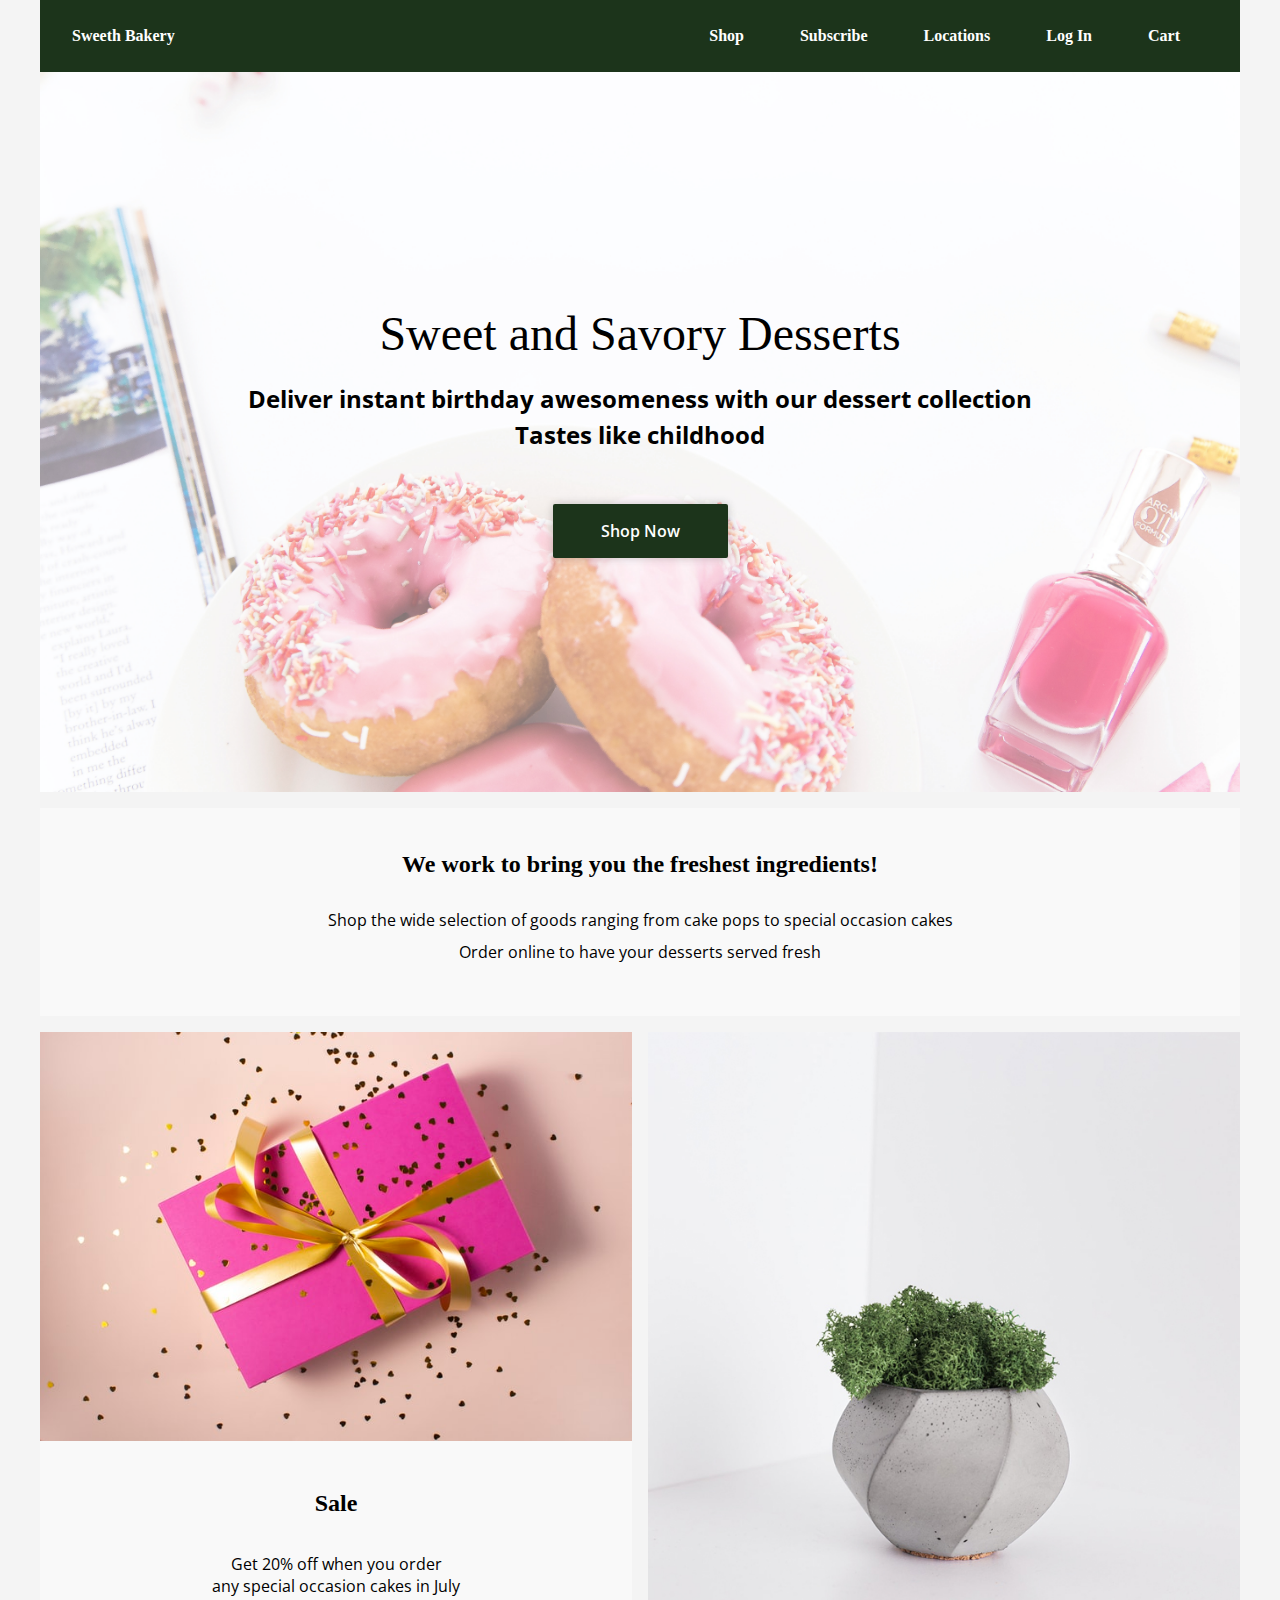
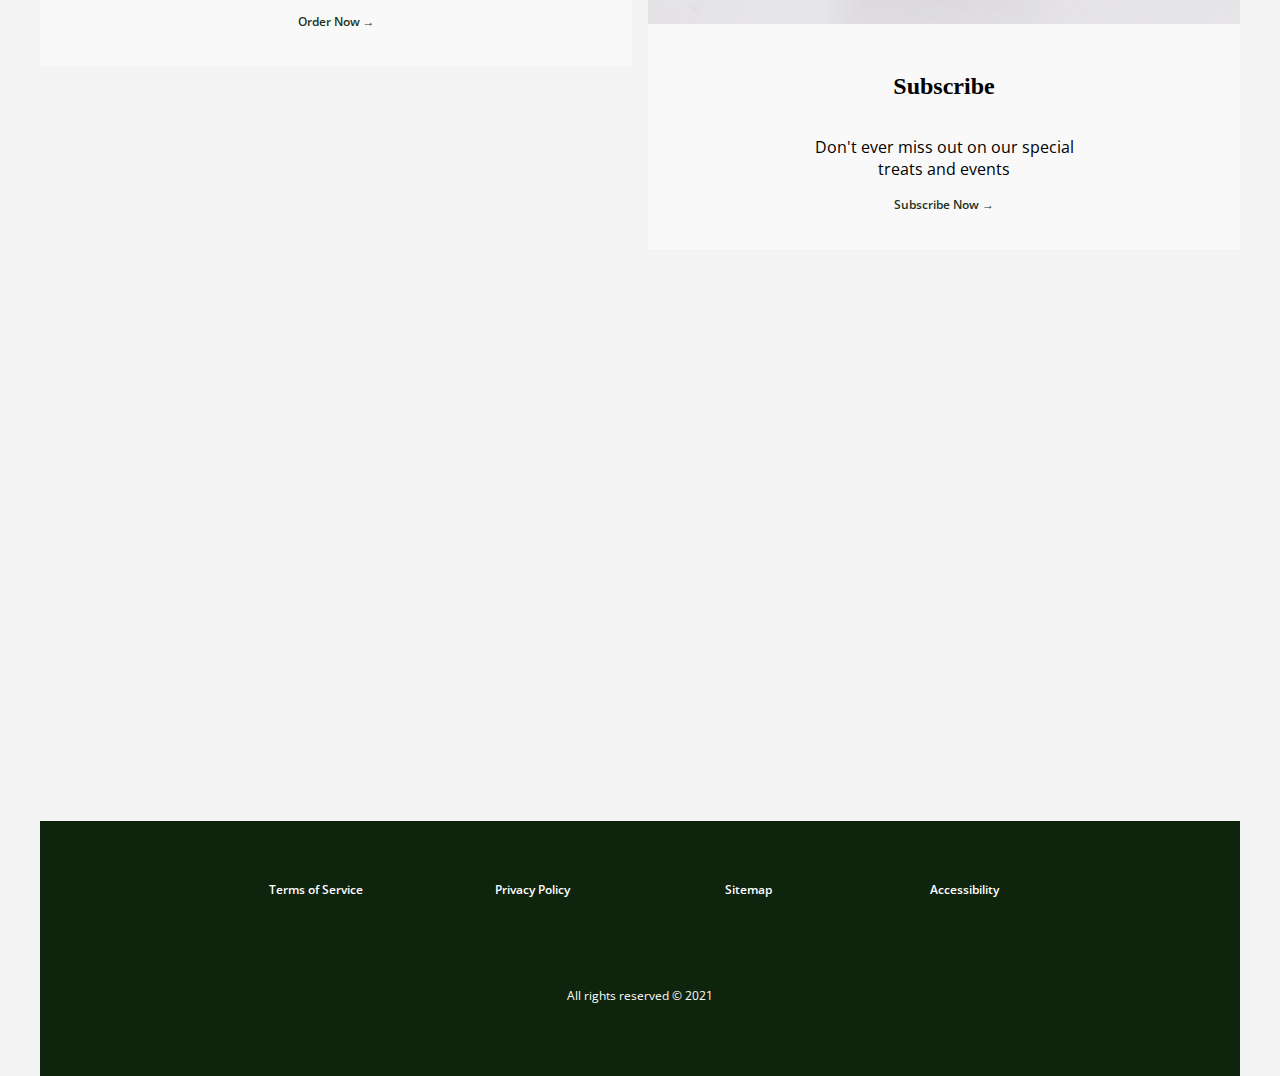
<file: lee.jenn/index.html>
<!DOCTYPE html>
<html lang="en">
<head>
	<meta charset="UTF-8">
	<meta name="viewport" content="width=device-width, initial-scale=1.0">
	
	<link rel="stylesheet" href="lib/css/styleguide.css">
	<link rel="stylesheet" href="css/storetheme.css">

	<!-- google fonts -->
	<link rel="preconnect" href="https://fonts.googleapis.com">
	<link rel="preconnect" href="https://fonts.gstatic.com" crossorigin>
	<link href="https://fonts.googleapis.com/css2?family=Josefin+Sans:wght@300;400;500&family=Open+Sans:wght@300;400;600&display=swap" rel="stylesheet">

	<!-- favicon -->
	<link rel="icon" href="img/cj_favicon.png" sizes="16x16">

	<title>Sweeth Bakery</title>
</head>
	

<body>

	<!-- h1 as logo and navigation -->
	<header class="navbar container">
		<div class="topnav display-flex flex-space-between">
			<div class="flex-none">
				<h1 class="logo">Sweeth Bakery</h1>
			</div>

			<nav class="flex-none nav">
				<ul class="container display-flex">
					<li><a href="#">Shop</a></li>
					<li><a href="#">Subscribe</a></li>
					<li><a href="#">Locations</a></li>
					<li><a href="#">Log In</a></li>
					<li><a href="#">Cart</a></li>
				</ul>
			</nav>
		</div> 
	</header>
	
	
	<!-- landing page main hero section -->
	<div class="hero container display-flex flex-justify-center flex-align-center margin-bottom">
		<!-- style="background-image:url(img/hero-1.jpg") -->
		<h1 class="hero-title">Sweet and Savory Desserts</h1>
		<h2 class="hero-description">Deliver instant birthday awesomeness with our dessert collection <br> Tastes like childhood</h2>
		<button class="cta">Shop Now</button>
	</div>


	<!-- company information -->
	<div class="description container margin-bottom">
		<h2 class= "description-title">We work to bring you the freshest ingredients!</h2>
		<p>Shop the wide selection of goods ranging from cake pops to special occasion cakes <br>Order online to have your desserts served fresh</p>
	</div>


	<!-- company details: promotions and sales -->
	<div class="detail display-flex container margin-bottom">
		<div class="discount main-card">
			<div class="promo-img-box">
				<img class="main-img" src="img/promo1.jpeg" alt="doughnut">
			</div>
			<h2>Sale</h2>
			<p class="promo-p">Get 20% off when you order <br>any special occasion cakes in July</p>
			<a href="#" class="inline-link">Order Now &rarr;</a>
		</div>

		<div class="subscribe main-card">
			<div class="promo-img-box">
				<img class="main-img" src="img/promo2.jpg" alt="doughnut">
			</div>
			<h2>Subscribe</h2>
			<p class="promo-p">Don't ever miss out on our special <br>treats and events</p>
			<a href="#" class="inline-link">Subscribe Now &rarr;</a>
		</div>
	</div>


	<!-- bakery items image -->
	<div class="view-window container margin-bottom" style="background-image:url(img/window.jpg")>
		<!-- image of cupcake -->
	</div>	


	<!-- footer -->
	<footer class="footer container display-flex">
		<div class="terms display-flex flex-justify-center">
			<a href="#" class="terms-link">Terms of Service</a>
			<a href="#" class="terms-link">Privacy Policy</a>
			<a href="#" class="terms-link">Sitemap</a>
			<a href="#" class="terms-link">Accessibility</a>
		</div>
		<p>All rights reserved &copy; 2021</p>
	</footer>

</body>


</html>
</file>
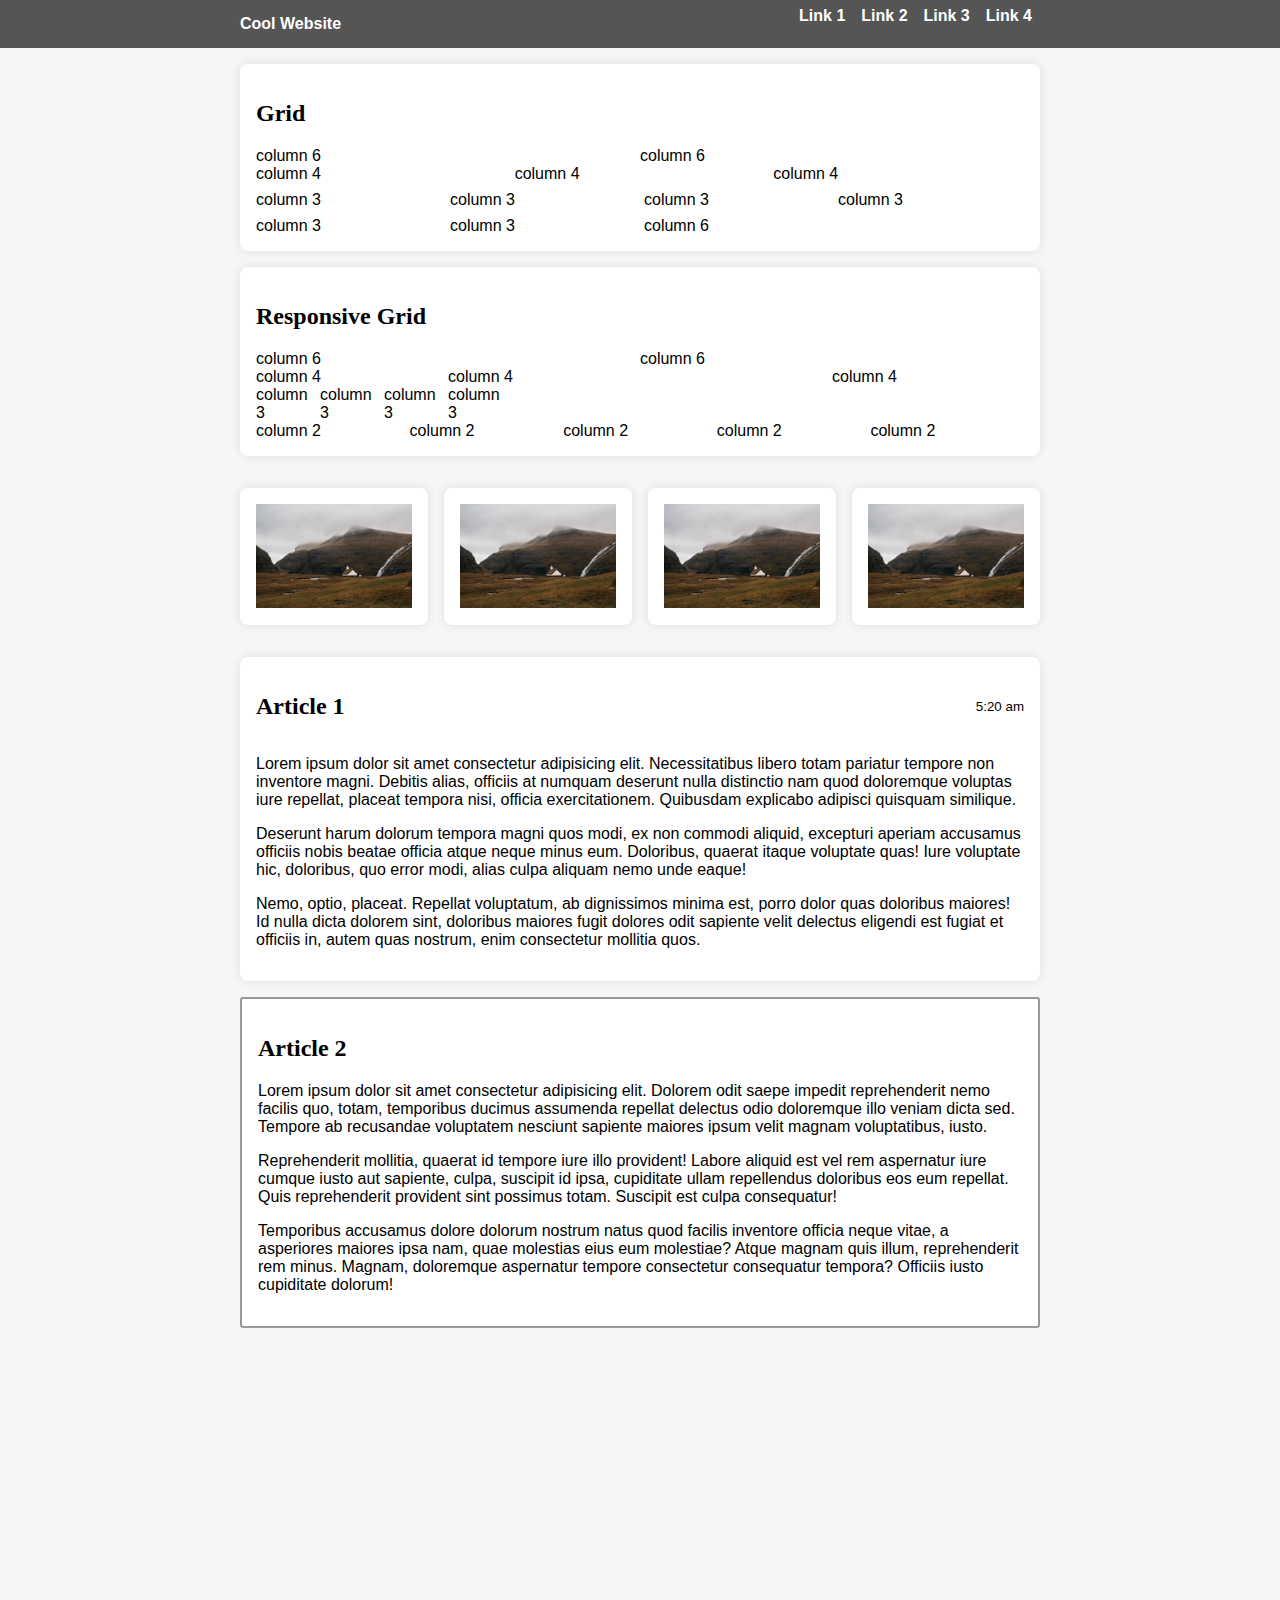
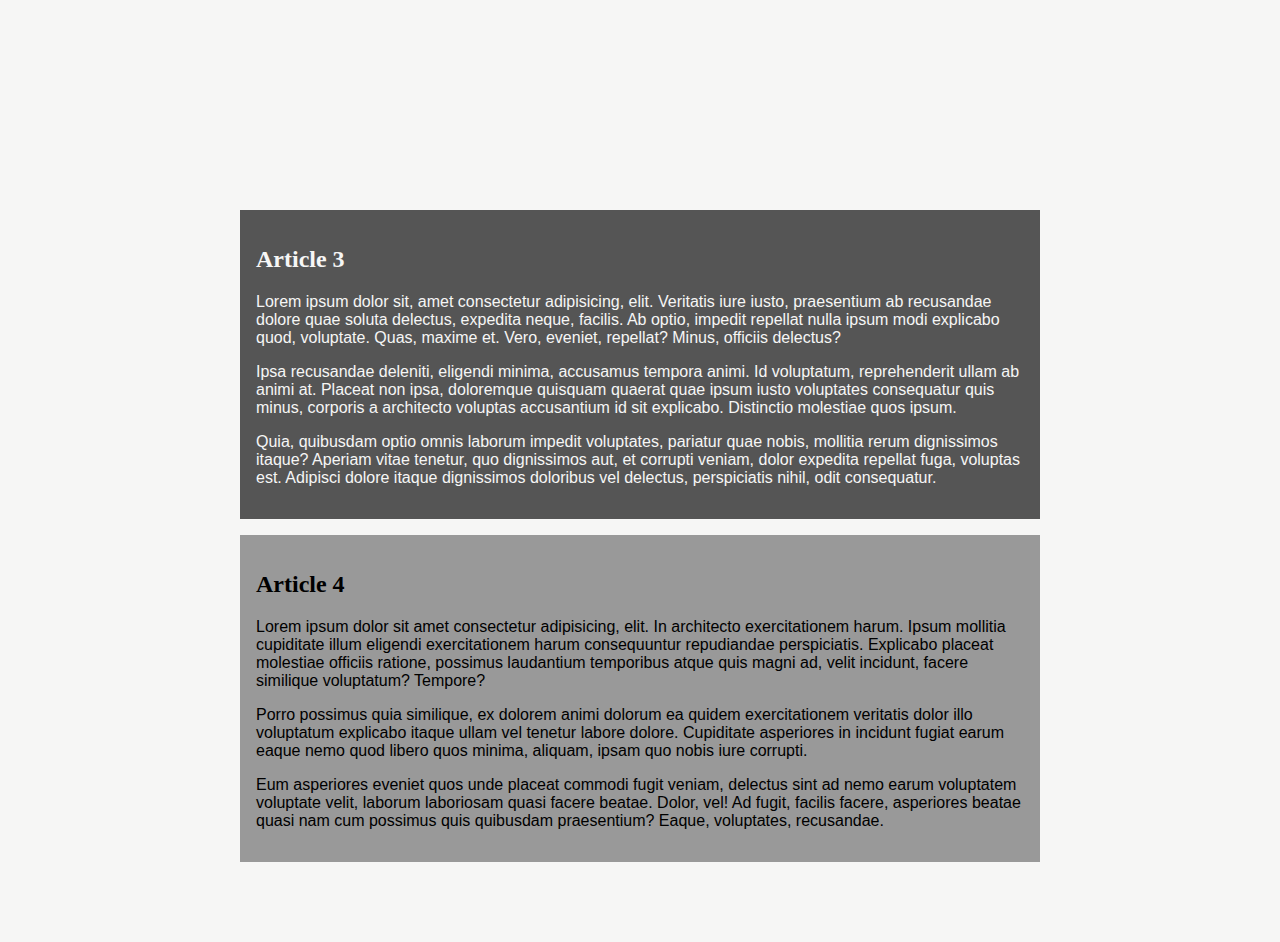
<file: shen.yunlei/inclasswork.html>
<!DOCTYPE html>
<html lang="en">
<head>
	<meta charset="UTF-8">
	<title>Cool Website</title>
	<meta name="viewport" content="width=device-width">

	<link rel="stylesheet" href="lib/CSS/styleguide_demo.css">
	<link rel="stylesheet" href="lib/CSS/gridsystem.css">
	<link rel="stylesheet" href="CSS/storetheme.css">
</head>
<body>
	<!-- header>h1+p -->
	<header class="navbar">

		
	
	<div class="container display-flex">
		<div class="flex-none">
			<h1>Cool Website</h1>
		</div>

		<div class="flex-stretch"></div>
		
		<nav class="flex-none nav">
			<ul class="container display-flex">
				<li><a href="#article1">Link 1</a></li>
				<li><a href="#article2">Link 2</a></li>
				<li><a href="#article3">Link 3</a></li>
				<li><a href="#article4">Link 4</a></li>
			</ul>
		</nav>
	</div>	
	</header>

		<div class="container">
			<div class="card soft">			
				<h2>Grid</h2>
				<div class="grid">
					<div class="col-xs-6">column 6</div>
					<div class="col-xs-6">column 6</div>
				</div>
				<div class="grid gap xs-small md-meduim">
					<div class="col-xs-4">column 4</div>
					<div class="col-xs-4">column 4</div>
					<div class="col-xs-4">column 4</div>

					<div class="col-xs-3">column 3</div>
					<div class="col-xs-3">column 3</div>
					<div class="col-xs-3">column 3</div>
					<div class="col-xs-3">column 3</div>

					<div class="col-xs-3">column 3</div>
					<div class="col-xs-3">column 3</div>
					<div class="col-xs-6">column 6</div>
				</div>


			</div>
		</div>

		<div class="container">
			<div class="card soft">			
				<h2>Responsive Grid</h2>
				<div class="grid">
					<div class="col-xs-12 col-md-6">column 6</div>
					<div class="col-xs-12 col-md-6">column 6</div>
				</div>
				<div class="grid">
					<div class="col-xs-12 col-md-4 col-xl-3">column 4</div>
					<div class="col-xs-12 col-md-4 col-xl-6">column 4</div>
					<div class="col-xs-12 col-md-4 col-xl-3">column 4</div>

					<div class="col-3">column 3</div>
					<div class="col-3">column 3</div>
					<div class="col-3">column 3</div>
					<div class="col-3">column 3</div>
				</div>
						
				<div class="grid ten">
					<div class="col-xs-2">column 2</div>
					<div class="col-xs-2">column 2</div>
					<div class="col-xs-2">column 2</div>
					<div class="col-xs-2">column 2</div>
					<div class="col-xs-2">column 2</div>
				</div>
			</div>
		</div>

		<div class="container">
			<div class="grid gap xs-small md-medium">
				<!-- .col-xs-6.col-md-3*4>.card>{Card} -->
				<div class="col-xs-6 col-md-3">
					<div class="card soft">
						<img src="img/mountain.jpg" alt="mountain" class="medium-image">
					</div>
				</div>
				<div class="col-xs-6 col-md-3">
					<div class="card soft">
						<img src="img/mountain.jpg" alt="mountain" class="medium-image">
					</div>
				</div>
				<div class="col-xs-6 col-md-3">
					<div class="card soft">
						<img src="img/mountain.jpg" alt="mountain" class="medium-image">
					</div>
				</div>
				<div class="col-xs-6 col-md-3">
					<div class="card soft">
						<img src="img/mountain.jpg" alt="mountain" class="medium-image">
					</div>
				</div>
			</div>
		</div>

	<!-- .container>article#article$.article*4>h2{Article $}+div.article-body>p*3>Lorem40 -->
	<div class="container">
		<article id="article1" class="article card soft">

			<div class="display-flex flex-align-center">
				<div class="flex-stretch">
					<h2>Article 1</h2>
				</div>
				<div class="flex-none">
					<small>5:20 am</small>
				</div>
			</div>
			<div class="article-body">
				<p>Lorem ipsum dolor sit amet consectetur adipisicing elit. Necessitatibus libero totam pariatur tempore non inventore magni. Debitis alias, officiis at numquam deserunt nulla distinctio nam quod doloremque voluptas iure repellat, placeat tempora nisi, officia exercitationem. Quibusdam explicabo adipisci quisquam similique.</p>
				<p>Deserunt harum dolorum tempora magni quos modi, ex non commodi aliquid, excepturi aperiam accusamus officiis nobis beatae officia atque neque minus eum. Doloribus, quaerat itaque voluptate quas! Iure voluptate hic, doloribus, quo error modi, alias culpa aliquam nemo unde eaque!</p>
				<p>Nemo, optio, placeat. Repellat voluptatum, ab dignissimos minima est, porro dolor quas doloribus maiores! Id nulla dicta dolorem sint, doloribus maiores fugit dolores odit sapiente velit delectus eligendi est fugiat et officiis in, autem quas nostrum, enim consectetur mollitia quos.</p>
			</div>
		</article>
		<article id="article2" class="article card hard">
			<h2>Article 2</h2>
			<div class="article-body">
				<p>Lorem ipsum dolor sit amet consectetur adipisicing elit. Dolorem odit saepe impedit reprehenderit nemo facilis quo, totam, temporibus ducimus assumenda repellat delectus odio doloremque illo veniam dicta sed. Tempore ab recusandae voluptatem nesciunt sapiente maiores ipsum velit magnam voluptatibus, iusto.</p>
				<p>Reprehenderit mollitia, quaerat id tempore iure illo provident! Labore aliquid est vel rem aspernatur iure cumque iusto aut sapiente, culpa, suscipit id ipsa, cupiditate ullam repellendus doloribus eos eum repellat. Quis reprehenderit provident sint possimus totam. Suscipit est culpa consequatur!</p>
				<p>Temporibus accusamus dolore dolorum nostrum natus quod facilis inventore officia neque vitae, a asperiores maiores ipsa nam, quae molestias eius eum molestiae? Atque magnam quis illum, reprehenderit rem minus. Magnam, doloremque aspernatur tempore consectetur consequatur tempora? Officiis iusto cupiditate dolorum!</p>
			</div>
		</article>
	</div>

	<div class="view-window" style="background-image: url('img/mountain.jpg');">
		
	</div>
	<div class="container">
		<article id="article3" class="article card dark">
			<h2>Article 3</h2>
			<div class="article-body">
				<p>Lorem ipsum dolor sit, amet consectetur adipisicing, elit. Veritatis iure iusto, praesentium ab recusandae dolore quae soluta delectus, expedita neque, facilis. Ab optio, impedit repellat nulla ipsum modi explicabo quod, voluptate. Quas, maxime et. Vero, eveniet, repellat? Minus, officiis delectus?</p>
				<p>Ipsa recusandae deleniti, eligendi minima, accusamus tempora animi. Id voluptatum, reprehenderit ullam ab animi at. Placeat non ipsa, doloremque quisquam quaerat quae ipsum iusto voluptates consequatur quis minus, corporis a architecto voluptas accusantium id sit explicabo. Distinctio molestiae quos ipsum.</p>
				<p>Quia, quibusdam optio omnis laborum impedit voluptates, pariatur quae nobis, mollitia rerum dignissimos itaque? Aperiam vitae tenetur, quo dignissimos aut, et corrupti veniam, dolor expedita repellat fuga, voluptas est. Adipisci dolore itaque dignissimos doloribus vel delectus, perspiciatis nihil, odit consequatur.</p>
			</div>
		</article>
		<article id="article4" class="article card medium">
			<h2>Article 4</h2>
			<div class="article-body">
				<p>Lorem ipsum dolor sit amet consectetur adipisicing, elit. In architecto exercitationem harum. Ipsum mollitia cupiditate illum eligendi exercitationem harum consequuntur repudiandae perspiciatis. Explicabo placeat molestiae officiis ratione, possimus laudantium temporibus atque quis magni ad, velit incidunt, facere similique voluptatum? Tempore?</p>
				<p>Porro possimus quia similique, ex dolorem animi dolorum ea quidem exercitationem veritatis dolor illo voluptatum explicabo itaque ullam vel tenetur labore dolore. Cupiditate asperiores in incidunt fugiat earum eaque nemo quod libero quos minima, aliquam, ipsam quo nobis iure corrupti.</p>
				<p>Eum asperiores eveniet quos unde placeat commodi fugit veniam, delectus sint ad nemo earum voluptatem voluptate velit, laborum laboriosam quasi facere beatae. Dolor, vel! Ad fugit, facilis facere, asperiores beatae quasi nam cum possimus quis quibusdam praesentium? Eaque, voluptates, recusandae.</p>
			</div>
		</article>
	</div>



</body>
</html>
</file>
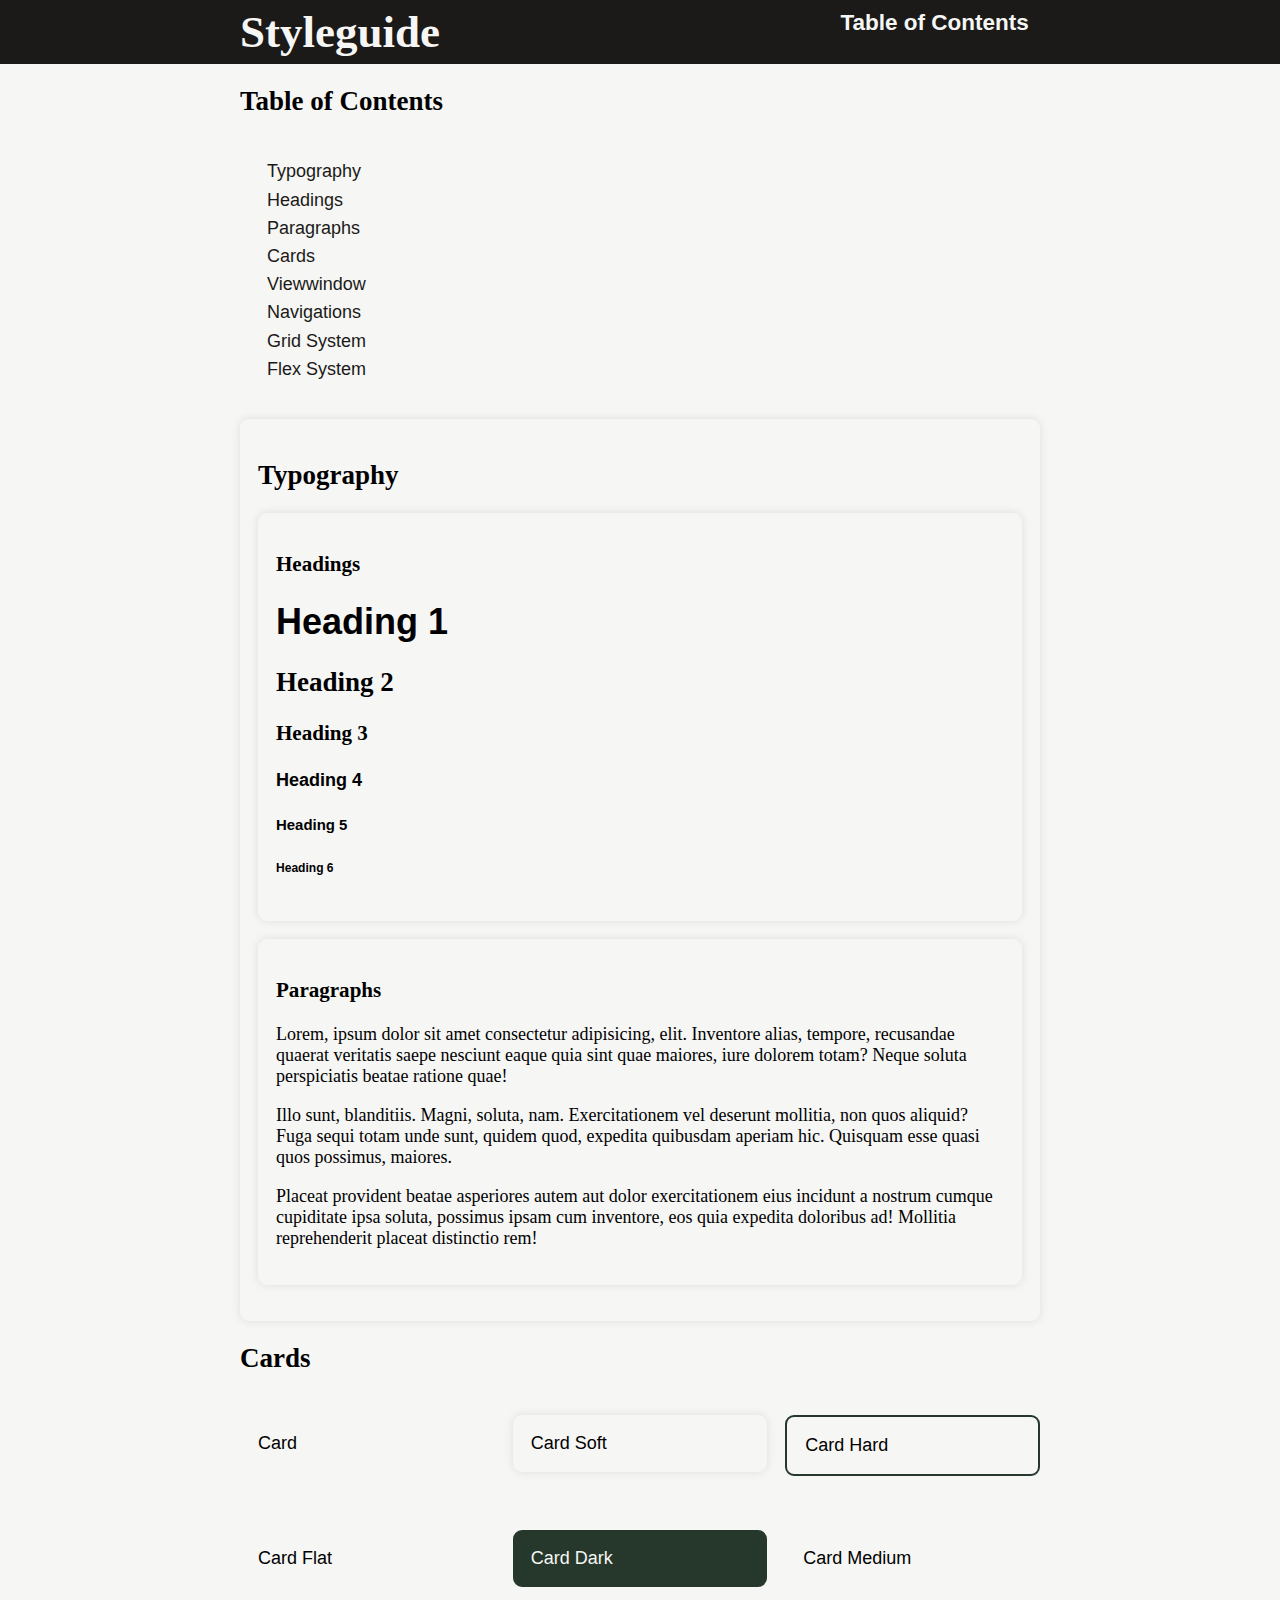
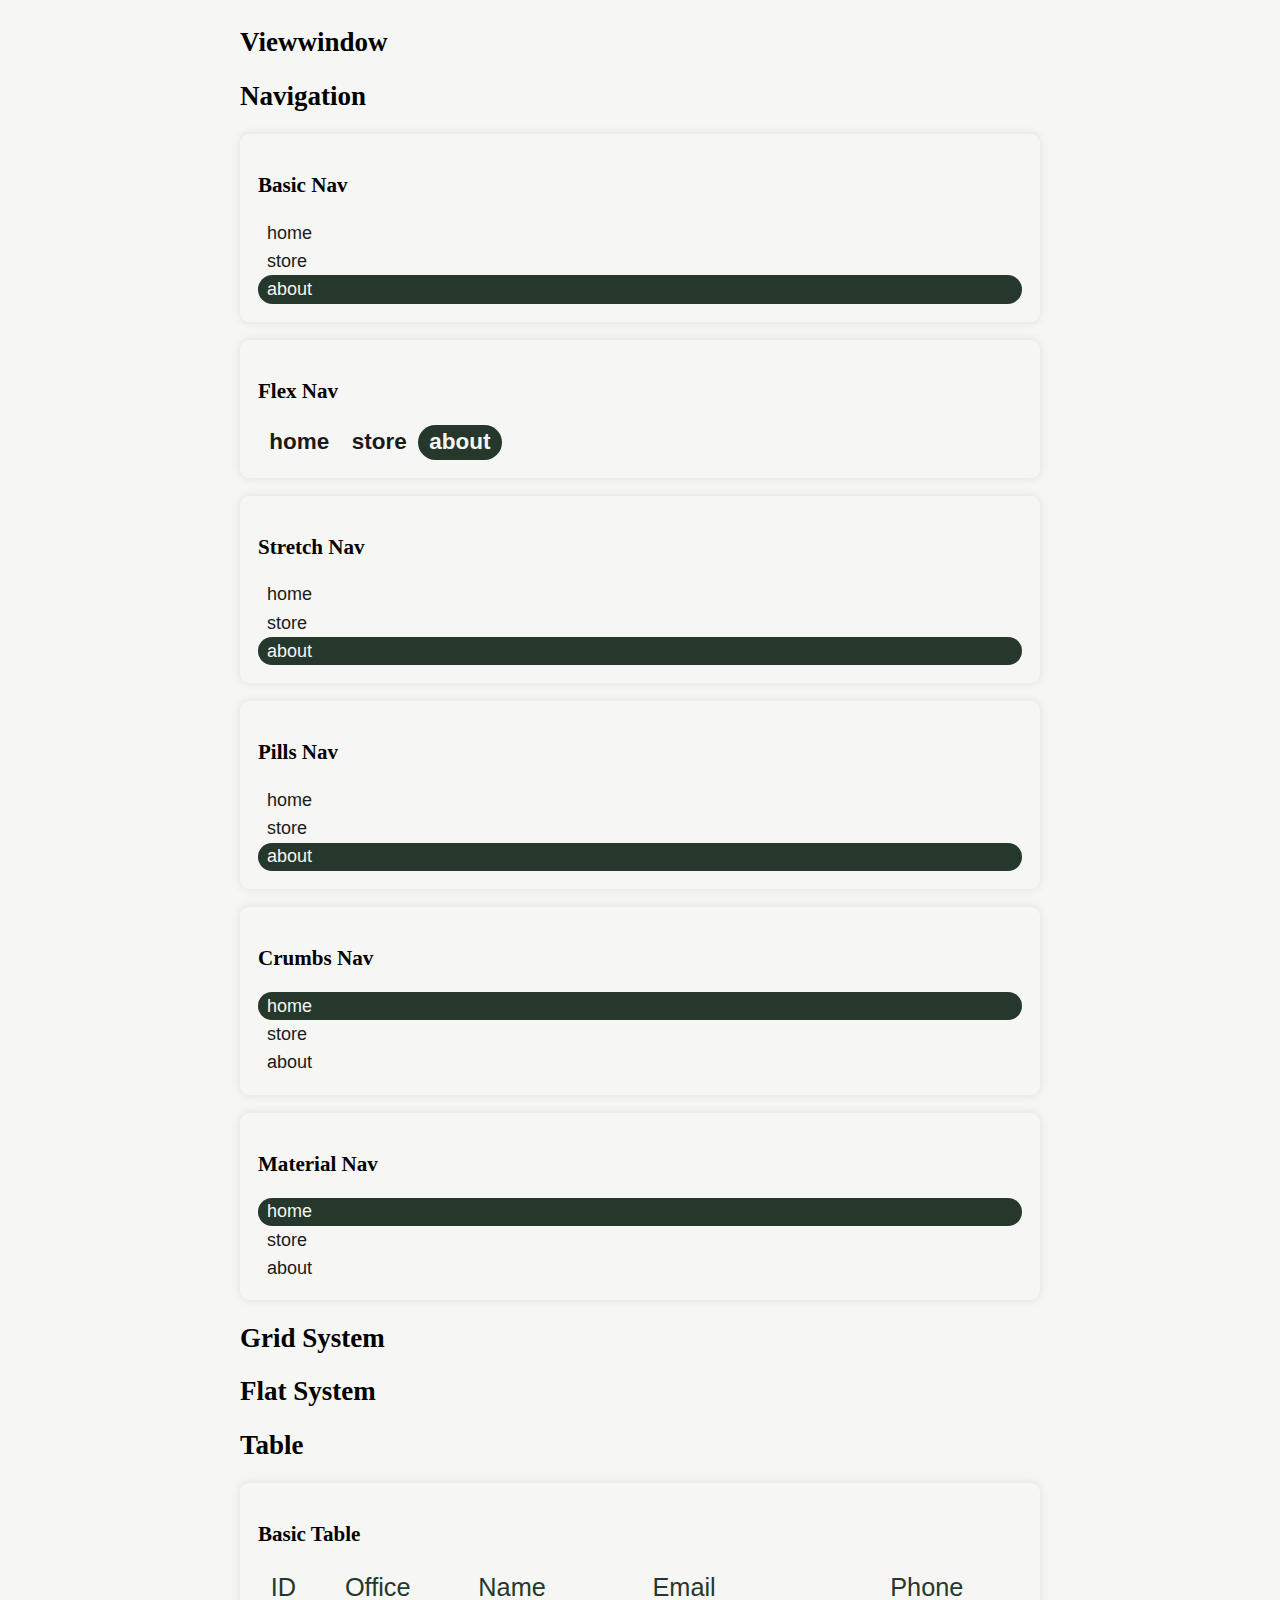
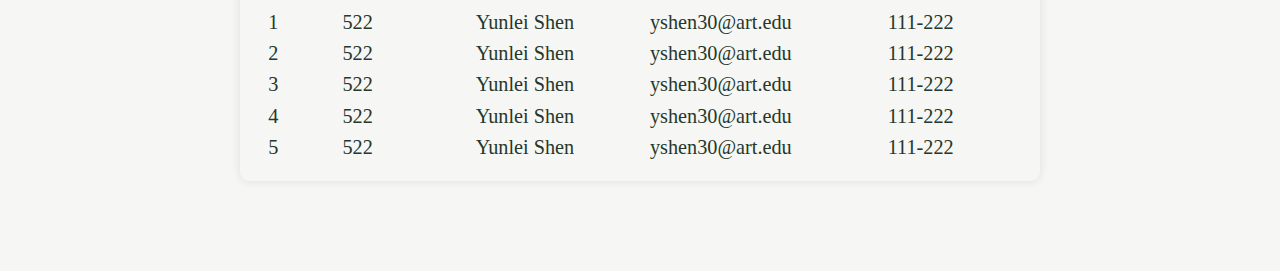
<file: shen.yunlei/styleguide/inclasswork.html>
<!DOCTYPE html>
<html lang="en">
<head>
	<meta charset="UTF-8">
	<title>CSS Styleguide</title>

	<meta name="viewport" content="width=device-width">

	<link rel="stylesheet" href="../lib/CSS/styleguide.css">
	<link rel="stylesheet" href="../lib/CSS/gridsystem.css">
	<link rel="stylesheet" href="../CSS/storetheme.css">

	<script src="http://code.jquery.com/jquery-3.2.1.min.js"></script>
</head>
<body>
	<!-- header>h1+p -->
	<header class="navbar">
	<div class="container display-flex">
		<div class="flex-none">
			<h1>Styleguide</h1>
		</div>

		<div class="flex-stretch"></div>
		
		<nav class="flex-none nav">
			<ul class="container display-flex" >
				<li><a href="#tableofcontents">Table of Contents</a></li>
			</ul>
		</nav>
	</div>	
	</header>
	

	<div class="container" id="tableofcontents">
		
		<h2>Table of Contents</h2>
		<div class="card">
			<nav class="nav">
				<ul>
					<li><a href="#typography">Typography</a></li>
					<ul>
					<li><a href="#headings">Headings</a></li>
					<li><a href="#paragraphs">Paragraphs</a></li>
					</ul>

					<li><a href="#cards">Cards</a></li>
					<li><a href="#viewwindow">Viewwindow</a></li>
					<li><a href="#navigations">Navigations</a></li>
					<li><a href="#gridsystem">Grid System</a></li>
					<li><a href="#flexsystem">Flex System</a></li>
				</ul>
			</nav>
		</div>
	</div>

	<div class="container" id="typography">
		<div class="card soft">
			<h2>Typography</h2>

			<div class="card soft" id="headings">

				<h3>Headings</h3>
				<h1>Heading 1</h1>
				<h2>Heading 2</h2>
				<h3>Heading 3</h3>
				<h4>Heading 4</h4>
				<h5>Heading 5</h5>
				<h6>Heading 6</h6>
			</div>

			<div class="card soft" id="paragraphs">
				<h3>Paragraphs</h3>
				<p>Lorem, ipsum dolor sit amet consectetur adipisicing, elit. Inventore alias, tempore, recusandae quaerat veritatis saepe nesciunt eaque quia sint quae maiores, iure dolorem totam? Neque soluta perspiciatis beatae ratione quae!</p>
				<p>Illo sunt, blanditiis. Magni, soluta, nam. Exercitationem vel deserunt mollitia, non quos aliquid? Fuga sequi totam unde sunt, quidem quod, expedita quibusdam aperiam hic. Quisquam esse quasi quos possimus, maiores.</p>
				<p>Placeat provident beatae asperiores autem aut dolor exercitationem eius incidunt a nostrum cumque cupiditate ipsa soluta, possimus ipsam cum inventore, eos quia expedita doloribus ad! Mollitia reprehenderit placeat distinctio rem!</p>

			</div>

		</div>
	</div>




	<div class="container">
		<h2>Cards</h2>
		<div class="grid gap">
			<div class="col-xs-12 col-md-4">
				<div class="card">Card</div>
			</div>
			<div class="col-xs-12 col-md-4">
				<div class="card soft">Card Soft</div>
			</div>
			<div class="col-xs-12 col-md-4">
				<div class="card hard">Card Hard</div>
			</div>
			<div class="col-xs-12 col-md-4">
				<div class="card flat">Card Flat</div>
			</div>
			<div class="col-xs-12 col-md-4">
				<div class="card dark">Card Dark</div>
			</div>
			<div class="col-xs-12 col-md-4">
				<div class="card med">Card Medium</div>
			</div>	
		</div>
	</div>




	<div class="container">
		<h2>Viewwindow</h2>
	</div>


	<div class="container" id="navigations">
		<h2>Navigation</h2>

		<script>
			const makeNav = (classes='')=>{
				const links = ['home','store','about'];
				let ran = Math.floor(Math.random()*links.length);
				document.write( `
				<div>
					<nav class="${classes}">
					 	<ul>
					 	${links.reduce((r,o,i)=>{
					 		return r+`<li class="${ran==i?'active':''}"><a href="#">${o}</a></li>`;
					 	},'')}
					 	</ul>
					 </nav> 


				</div>
				`);
			}
		</script>

		<div class="card soft">
			<h3>Basic Nav</h3>

			<script>makeNav(`nav`)</script>

			<!-- nav.nav>ul>li*4>a[href=#]>{link $} -->
			<!-- <nav class="nav"> 
			 	<ul>
			 		<li><a href="#">link 1</a></li>
			 		<li><a href="#">link 2</a></li>
			 		<li><a href="#">link 3</a></li>
			 		<li><a href="#">link 4</a></li>
			 	</ul>
			 </nav> -->
		</div>

		<div class="card soft">
			<h3>Flex Nav</h3>
			<script>makeNav(`nav nav-flex`)</script>

			<!-- nav.nav>ul>li*4>a[href=#]>{link $} -->
			<!-- <nav class="nav nav-flex">
			 	<ul>
			 		<li><a href="#">link 1</a></li>
			 		<li><a href="#">link 2</a></li>
			 		<li><a href="#">link 3</a></li>
			 		<li><a href="#">link 4</a></li>
			 	</ul>
			 </nav>  -->
		</div>

		<div class="card soft">
			<h3>Stretch Nav</h3>
			<script>makeNav(`nav nav-stretch`)</script>

			<!-- nav.nav>ul>li*4>a[href=#]>{link $} -->
			<!-- <nav class="nav nav-stretch">
			 	<ul>
			 		<li><a href="#">link 1</a></li>
			 		<li><a href="#">link 2</a></li>
			 		<li><a href="#">link 3</a></li>
			 		<li><a href="#">link 4</a></li>
			 	</ul>
			 </nav>  -->
		</div>

		<div class="card soft">
			<h3>Pills Nav</h3>
			<script>makeNav(`nav nav-pills`)</script>

			<!-- nav.nav>ul>li*4>a[href=#]>{link $} -->
			<!-- <nav class="nav nav-pills">
			 	<ul>
			 		<li><a href="#">link 1</a></li>
			 		<li><a href="#">link 2</a></li>
			 		<li><a href="#">link 3</a></li>
			 		<li><a href="#">link 4</a></li>
			 	</ul> -->
			 </nav> 
		</div>

		<div class="card soft">
			<h3>Crumbs Nav</h3>
			<script>makeNav(`nav nav-crumbs`)</script>
			 </nav> 
		</div>

		<div class="card soft">
			<h3>Material Nav</h3>
			<script>makeNav(`nav nav-material`)</script>
			 </nav> 
		</div>

		<!-- Fake Click -->
		<script>
			$("#navigations a").on("click",function(e){
				e.preventDefault();
				$(this).closest("li").addClass("active")
					.siblings().removeClass("active")
			})
		</script>
	</div>


	<div class="container">
		<h2>Grid System</h2>
	</div>


	<div class="container">
		<h2>Flat System</h2>
	</div>

	<script>
		const makeTable = (classes='') => {
			const head = ['ID','Office','Name','Email','Phone'];
			const body = [
			['522',"Yunlei Shen", 'yshen30@art.edu','111-222'],
			['522',"Yunlei Shen", 'yshen30@art.edu','111-222'],
			['522',"Yunlei Shen", 'yshen30@art.edu','111-222'],
			['522',"Yunlei Shen", 'yshen30@art.edu','111-222'],
			['522',"Yunlei Shen", 'yshen30@art.edu','111-222'],
			];

			//Let ran = Math.floor(Math.random()*links.length);
			document.write(`
			<table class="${classes}">
				<thead><tr>${head.reduce((r,o)=>r+`<th>${o}</th>`,'')}</tr></thead>
				<tbod>${body.reduce((r,o,i)=>r+
					`<tr>${
						[i+1,...o].reduce((r,o)=>r+`<td>${o}</td>`,'')
					}</tr>`,'')
				}</tbod>
			</table>
			`);
		}
	</script>

	<div class="container">
		<h2>Table</h2>

		<div class="card soft">
			<h3>Basic Table</h3>

			<script>makeTable("table")</script>
		</div>
	</div>



</body>
</html>
</file>
<file: lee.jenn/css/storetheme.css>
:root {
	--color-offwhite: #f4f4f4;
	--color-anchor: #206B55;
	--color-neutral-light: #F9F9F9;
	--color-neutral-medium: #F4F4F4;
}



body {
	background-color: var(--color-offwhite);
}


/***********************************LANDING page***********************************/
.cta-section {
	height: 70vh;
	background-image: url(../img/landing3.jpg);
	background-size: cover;
    background-position: center;
    justify-content: center;
    align-items: start;
    padding-left: 4em;
}


.cta-section a {
	font-weight: 400;
}

.cta-section a:hover {
	text-decoration: none;
}

.promo {
	width: auto;
	overflow: hidden;
	background-size: cover;
    background-position: center;
    height: 60vh;
    text-align: center;
    padding: 1em;
}

.promo-1 {
	background-image: url(../img/promo1.jpg);
}

.promo-2 {
	background-image: url(../img/promo2.jpg);
}

.promo-3 {
	background-image: url(../img/promo3.jpg);
}

.promo-4 {
	background-image: url(../img/promo4.jpg);
}

.promo .promo-anchor {
	color: var(--color-anchor);
}




/***********************************ABOUT page***********************************/
.about {
	justify-content: center;
	align-items: center;
}

.about p {
	width: 80%;
	padding: 1em;
}

.img-box img {
	height: 50vh;
	overflow: hidden;
}





/***********************************NAVIGATION ON TOP***********************************/
nav.nav.nav-crumbs.crumbs-opt {
    font-size: .75em;
}




/***********************************PRODUCT LIST***********************************/
form#product-search {
    background-color: #f0f0f0;
    border-radius: 2em;
    display: flex;
}

.hotdog-1 {
    display: flex;
    align-items: center;
}

.fa-search {
    color: #777;
    padding-left: .5em;
}

.fa, .fas {
    font-weight: 700;
    font-size: .85em;
}


.filter-button {
    background-color: var(--color-neutral-medium);
    border-radius: 2px;
    cursor: pointer;
    border: none;
    padding: .75em 1em;
    margin-right: 1em;
}

.filter-button:hover {
    background-color: #EDEDED;
}

.filternsort {
    justify-content: space-between;
    align-items: center;
}


.filternsort .sort {
    margin-bottom: 0;
}
.form-select.sort {
    margin-bottom: 0;
}



.product-list-title {
	justify-content: space-between;
	align-items: center;
}

.productlist a {
	text-decoration: none;
	font-weight: initial;
}


.product.figure img {
    height: 100%;
    object-fit: contain;
}

figure.figure.product {
	transition: all .3s;
}

figure.figure.product:hover {
    transform: translateY(-5px);
    box-shadow: 0 4px 10px rgba(0, 0, 0, 0.1);
}


/***********************************PRODUCT ITEM***********************************/
.pdp {
	margin-top: 1em;
	margin-bottom: 4em;
}

.pdp-quantity {
    background-color: var(--color-neutral-light);
    width: 50%;
    border-radius: 2px;
    padding: .5em 1em;
    margin-bottom: 1em;
}

.pdp-product-image {
	width: 100%;
	border-radius: 2px;
    overflow: hidden;
}

.pdp-detail {
    display: flex;
    flex-direction: column;
    justify-content: center;
    align-items: start;
    padding-left: 2em;
}


.images-main {
	border-radius: 3px;
    overflow: hidden;
}

.images-main img {
	width: 100%;
	height: auto;
	object-fit: contain;
	display: block;
	margin-bottom: .5em;
} 

.images-thumbs img{
	width: 8em;
	height: 8em;
	object-fit: contain;
	display: inline-block;
	border-radius: 3px;
    overflow: hidden;
}

.images-thumbs img:not(:last-child) {
	margin-right: .5em;
}

.images-thumbs:hover {
	cursor: pointer;
}

.product-description {
    margin-bottom: 2em;
}

.size-options {
    margin-bottom: 3.5em;
}

.form-select.cart-select-btn {
    padding: 0;
    font-size: 0.8em;
    margin-bottom: 2.5em;
    width: 120%;
}



a.btn-primary.button-style {
    text-decoration: none;
}


/*.card-section~.card-section {
    border-top: 1px solid var(--color-neutral-medium);
}
*/

/***********************************ADDED TO CART NOTIFICATION***********************************/
.item-added-to-cart {
	margin-top: 1em;
	border-radius: 3px;
}

.added-to-cart-after-action {
	margin-top: 2em;
}

.color-divide {
	color: var(--color-primary-light);
}





/***********************************CHECKOUT PAGE***********************************/
.shipping-info {
    padding: 1em;
}

.btn-pay {
    margin-top: 5em;
}

.summary-style {
    background-color: #f9f9f9;
    border-radius: 5px;
    box-shadow: 0 2px 5px rgb(0 0 0 / 10%);
}

.checkout {
	margin-top: 1em;
	margin-bottom: 4em;
}

.checkout-thumbnail-image {
    width: 100px;
    height: 100px;
    overflow: hidden;
}

.checkout-thumbnail-image img {
	width: 100%;
}

.checkout-thumbnail-text {
    margin-left: 2em;
}

.checkout-detail {
	padding-left: 2em;
	padding-top: 1em;
	padding-bottom: 1em;
	padding-right: 1em;
}

.checkout-button {
    display: flex;
    flex-direction: column;
    justify-content: center;
    align-items: start;
    padding: 1em;
    background-color: var(--color-neutral-light);
}

.btn-tertiary {
    border: none;
    background-color: transparent;
    color: var(--color-anchor);
    padding: 0;
}

.btn-tertiary:hover {
	text-decoration: underline;
	cursor: pointer;
}

.btn-checkout {

}

.btn-checkout:hover,
.btn-payment:hover,
.btn-to-home:hover {
	text-decoration: none;
}

.cart-item-details {
	
}

.cart-price-details {
	padding-left: 2em;
	padding-top: 1em;
	padding-right: 1em;
	padding-bottom: 1em;
	border-left: 1px solid #f0f0f0;
}

.images-thumbs-small img{
	width: 4em;
	height: 4em;
	margin-right: 1em;
	object-fit: contain;
	display: inline-block;
	border-radius: 3px;
    overflow: hidden;
}

.cart-delete {
	display: block;
	font-size: .8em;
	margin-top: .25em;
}

.checkout-box {
	justify-content: flex-end;
}

.btn-checkout {
    margin-top: 3em;
}

.empty-state {
    text-align: center;
    padding-top: 5em;
    color: var(--color-gray);
}

.state-hidden {
    display: none;
}

.empty_cart {
    text-align: center;
    padding-top: 2em;
}

/***********************************PAYMENT PAGE***********************************/
.payment {
	margin-top: 1em;
}

.payment-detail {
	padding: 1em;
}

.payment-button {
	padding: 2em;
	background-color: var(--color-neutral-light);
	text-align: center;
}

.btn-payment {
    align-self: start;
}

a.btn-payment {
    font-weight: 400;
}




/***********************************CONFIRMATION PAGE***********************************/
.confirm {
	text-align: center;
    padding-bottom: 10em;
}


a.link-to-admin {
    display: block;
    padding-top: 1em;
    text-decoration: underline;
}







/***********************************ADMIN LIST PAGE***********************************/
.save-change-container {
    margin: 0 auto;
    width: 80%;
}

input.form-button.save-change-btn {
    padding: .75em 3em;
}


.admin-list,
.admin-edit {
	margin-top: 1em;
}

.admin-figure {
    padding: 1em;
    justify-content: center;
    align-items: center;
    line-height: 2em;
}


.product-edit-btn {
    display: flex;
    flex-direction: column;
    justify-content: center;
    align-items: center;
}


.admin-save-btn {
	padding: 1em 5em;
	margin-top: 1em;
}



.admin-save-btn:hover {

}

.admin-delete-btn {
	border: none;
	background-color: transparent;
	color: var(--color-anchor);
}

.admin-delete-btn:hover {
	text-decoration: underline;
	cursor: pointer;
}





.menu-button label {
    display:  none;
}

/***********************************MEDIA QUERIES (LANDING PAGE)***********************************/
/*Breakpoint: 800px*/
@media only screen and (max-width: 50em) {
  .container {
  	padding: 0;
  }

  .cta-section {
    height: 50vh;
  }

  .cta-h1 {
  	font-size: 1.75em;
  }

  .promo {
  	height: 50vh;
  }

  .promo a {
  	object-fit: contain;
  }

  .promo-h3 {
  	font-size: 1.125em;
  	margin-top: .5em;
  	margin-bottom: .5em;
  }

  .promo-anchor {
  	font-size: .85em;
  }
}


/*Breakpoint: 700px*/
@media only screen and (max-width: 43.75em) {
  .cta-h1 {
  	font-size: 1.55em;
  }

  .promo {
  	height: 45vh;
  }

  .button-style {
  	padding: 0.75em 2em;
  }

  /*about*/
  .about {
  	align-items: center;
  }

  .img-box {
	text-align: center;	
    margin-top: 1.25em;
  }

  .img-box img {
  	background-position: right;
  	width: 100%;
  	height: auto;
  }

  .about p {
    width: 100%;
    padding: 1em;
    font-size: .8em;
   }

}



/*Breakpoint: 600px*/
@media only screen and (max-width: 43.75em) {
  .cta-section {
    height: 45vh;
  }

  .cta-h1 {
  	font-size: 1.25em;
  }

  .promo-h3 {
  	font-size: 1em;
  	margin-top: .5em;
  	margin-bottom: .5em;
  }

  .promo-section {
  	flex-direction: column;
  }

  .promo {
  	flex: none;
  	height: 55vh;
  	object-fit: fill;
  }

  .promo-1 {
  	background-size: cover;
  	background-position: bottom;
  }

  .promo-anchor {
  	font-size: .85em;
  }

  .button-style a {
  	font-size: .85em;
  }

  .filternsort {
    flex-direction: column;
  }

  .form-select.sort {
    margin-top: 1em;
  }

/*hamburger menu for smaller width screen*/
  .navbar .display-flex {
    flex-wrap: wrap;
  }

  .navbar .nav {
    width: 100%;
    display: none;
  }

  .navbar .nav-flex ul {
    display: block;
  }

  .menu-button label {
    display: block;
    padding: 0 .75em;
    font-size: 2em;
    cursor: pointer;
  }

  #menu:checked+.navbar .nav {
    display: block;
  }
}


/*Breakpoint: 550px*/
@media only screen and (max-width: 34.375em) {
  .cart-price-details {
    border-left: none;
  }

  .no-padding {
    padding-left: 0;
  }

  .payment {
  	flex-direction: column;
  }

  .payment-button {
  	background-color: var(--color-white);
  }




}




/*Breakpoint: 500px*/
@media only screen and (max-width: 31.25em) {
  .cta-section {
    height: 40vh;
    justify-content: center;
    align-items: center;
    background-image: linear-gradient(to right bottom, rgba(255, 255, 255, 0.85), rgba(255, 255, 255, 0.45)), url(../img/landing3.jpg);
    padding: 1em;
  }

  .cta-h1 {
  	font-size: 1.05em;
  }

  .button-style {
  	padding: 0.65em 1.75em;
  }

  .btn-shop-now {
    margin-top: 1em;
  }

  .promo {
  	height: 40vh;
  }

  .promo-1 {
  	background-position: center;
  }



}


/*Breakpoint: 400px*/
@media only screen and (max-width: 25em) {
.container.display-flex.navigation {
    display: flex;
}

}
</file>
<file: shen.yunlei/lib/CSS/gridsystem.css>
.grid{
	display: grid;
	grid-template-columns: repeat(12, 1fr);
}


.grid.gap{
	--grid-gap: 1em;
	gird-gap:var(--grid-gap) ;
	gap:var(--grid-gap) ;
}
	.grid.ten{
		grid-template-columns: repeat(10, 1fr);
	}




/* Extra Small */
@media(min-width: 0){
	.gap.xs-large{--grid-gap: 2em}
	.gap.xs-medium{--grid-gap: 1em}
	.gap.xs-small{--grid-gap: 0.5em}
	
	.col-xs-0{display: none; }
	.col-xs-1{ grid-column: span 1; }
	.col-xs-2{ grid-column: span 2; }
	.col-xs-3{ grid-column: span 3; }
	.col-xs-4{ grid-column: span 4; }
	.col-xs-5{ grid-column: span 5; }
	.col-xs-6{ grid-column: span 6; }
	.col-xs-7{ grid-column: span 7; }
	.col-xs-8{ grid-column: span 8; }
	.col-xs-9{ grid-column: span 9; }
	.col-xs-10{ grid-column: span 10; }
	.col-xs-11{ grid-column: span 11; }
	.col-xs-12{ grid-column: span 12; }
}

/* Small */
@media(min-width: 380px){
	.gap.sm-large{--grid-gap: 2em}
	.gap.sm-medium{--grid-gap: 1em}
	.gap.sm-small{--grid-gap: 0.5em}
	
	.col-sm-0{display: none; }
	.col-sm-1{ grid-column: span 1; }
	.col-sm-2{ grid-column: span 2; }
	.col-sm-3{ grid-column: span 3; }
	.col-sm-4{ grid-column: span 4; }
	.col-sm-5{ grid-column: span 5; }
	.col-sm-6{ grid-column: span 6; }
	.col-sm-7{ grid-column: span 7; }
	.col-sm-8{ grid-column: span 8; }
	.col-sm-9{ grid-column: span 9; }
	.col-sm-10{ grid-column: span 10; }
	.col-sm-11{ grid-column: span 11; }
	.col-sm-12{ grid-column: span 12; }
}


/* Medium */
@media(min-width: 550px){
	.gap.md-large{--grid-gap: 2em}
	.gap.md-medium{--grid-gap: 1em}
	.gap.md-small{--grid-gap: 0.5em}
	
	.col-md-0{display: none; }
	.col-md-1{ grid-column: span 1; }
	.col-md-2{ grid-column: span 2; }
	.col-md-3{ grid-column: span 3; }
	.col-md-4{ grid-column: span 4; }
	.col-md-5{ grid-column: span 5; }
	.col-md-6{ grid-column: span 6; }
	.col-md-7{ grid-column: span 7; }
	.col-md-8{ grid-column: span 8; }
	.col-md-9{ grid-column: span 9; }
	.col-md-10{ grid-column: span 10; }
	.col-md-11{ grid-column: span 11; }
	.col-md-12{ grid-column: span 12; }
}

/* Large */
@media(min-width: 900px){
	.gap.lg-large{--grid-gap: 2em}
	.gap.lg-medium{--grid-gap: 1em}
	.gap.lg-small{--grid-gap: 0.5em}
	
	.col-lg-0{display: none; }
	.col-lg-1{ grid-column: span 1; }
	.col-lg-2{ grid-column: span 2; }
	.col-lg-3{ grid-column: span 3; }
	.col-lg-4{ grid-column: span 4; }
	.col-lg-5{ grid-column: span 5; }
	.col-lg-6{ grid-column: span 6; }
	.col-lg-7{ grid-column: span 7; }
	.col-lg-8{ grid-column: span 8; }
	.col-lg-9{ grid-column: span 9; }
	.col-lg-10{ grid-column: span 10; }
	.col-lg-11{ grid-column: span 11; }
	.col-lg-12{ grid-column: span 12; }
}

/* Extra Large */
@media(min-width: 1200px){
	.gap.xl-large{--grid-gap: 2em}
	.gap.xl-medium{--grid-gap: 1em}
	.gap.xl-small{--grid-gap: 0.5em}
	
	.col-xl-0{display: none; }
	.col-xl-1{ grid-column: span 1; }
	.col-xl-2{ grid-column: span 2; }
	.col-xl-3{ grid-column: span 3; }
	.col-xl-4{ grid-column: span 4; }
	.col-xl-5{ grid-column: span 5; }
	.col-xl-6{ grid-column: span 6; }
	.col-xl-7{ grid-column: span 7; }
	.col-xl-8{ grid-column: span 8; }
	.col-xl-9{ grid-column: span 9; }
	.col-xl-10{ grid-column: span 10; }
	.col-xl-11{ grid-column: span 11; }
	.col-xl-12{ grid-column: span 12; }
}
</file>
<file: shen.yunlei/CSS/storetheme.css>
:root{
	--color-neutral-light: #F6F6F5;
	
	--color-orange-light: #FFF2E9;
	--color-orange-medium: #E9AB7E;
	--color-orange: #D85B00;
}
body{
	background-color: var(--color-neutral-light);
	padding-bottom: 4em;
}


.save label{
	transition: all 0.3s;
	display: inline-block;
	transform: scale(1,1);
	color: var(--color-neutral-medium);
}

.save input:checked + label{
	color: #DB4D6D;
	transform: scale(1.5,1.5);
}



@media(max-width: 800px){
	.container{
		padding-left: 1em;
		padding-right: 1em;
	}
	.navbar h1{
		padding-left: 0.5em;
	}
}

@media(max-width: 400px){
	.navbar .display-flex{
		display: block;
	}
}


	.navbar .nav li{
		line-height: 2em;
	}




.figure.product{
	border-radius: 0.5em;
	box-shadow: 0 2px 5px rgba(0, 0, 0, 0.1);
	overflow: hidden;
	height: 100%;
	transition: all 0.3s;
}

.productlist a{
	text-decoration: none;
	font-weight: initial;

}

.product.figure:hover{
	box-shadow: 0 2px 10px rgba(0, 0, 0, 1.5);
}

.product-overlay{
	border-radius: 0.5em;
	position: relative;
	overflow: hidden;
}
.product-overlay figcaption{
	position: absolute;
	top: 0;
	left: 0;
	width: 100%;
	height: 100%;
	background-color: rgba(0, 0, 0, 0.5);
	opacity: 0;
	transition: all 0.3s;
	display: flex;
	align-items: center;
	justify-content: center;
}

.product-overlay:hover figcaption{
	opacity: 1;
}

.product-overlay .caption-body{
	color: var(--color-neutral-light);
	transform: translateY(2em);
	transition: all 0.3s;
}

.product-overlay:hover .caption-body{
	transform: translateY(0);
}

.product-overlay img{
	transform: scale(1,1);
	transition: all 0.3s;
}

.product-overlay:hover img{
	transform: scale(1.4,1.4);
}

@media(max-width: 600px){
	.product-overlay figcaption{
		position: relative;
		display: block;
		top: initial;
		left: initial;
		width: 100%;
		height: initial;
		opacity: 1;
		background-color: initial;
	}
	.product-overlay .caption-body{
		transform: none;
		padding: 0;
	}
}



.image-main img{
	width: 100%;
	height: 40vh;
	object-fit: contain;
}

.image-thumbs img{
	width: 8em;
	height: 6em;
	object-fit: contain;
}
</file>
<file: lee.jenn/lib/css/styleguide.css>
/*******************CSS Reset - default elements w/out class*******************/

*, 
*::before,
*::after {
	box-sizing: border-box;
}

:root {
	--color-neutral: #FCFCF3;
	--color-neutral-light: #F9F9F9;
	--color-neutral-medium: #F4F4F4;

	--color-black: #000;
	--color-gray: #686868;
	--color-white: #fff;

	--color-primary: #1C341B;
	--color-primary-dark: #0E240D;
	--color-primary-light: #597658;

	--color-secondary: #BAD5DF;
	--color-secondary-dark: #A4D2E3;
	--color-secondary-light: #D2E8F0;
	--color-anchor: #206B55;

	--color-soft-gray: #F9F9F9;


	--color-success: #D8FFE2;
	--color-fail: #FFDCD6;
	--color-warning: #FFF1D8;



	--header-height: 3rem;
	--spacing: 1rem;

	--font-main: 'Playfair Display', serif;
	--font-body: 'Open Sans', Sans-serif;
}


body {
	margin: 0;
	padding: 0;
	font-size: 100%;
	font-family: var(--font-body);
}

h1, h2, h3, h4, h5, h6 {
	font-family: var(--font-main);
	font-weight: 700;
}

a {
	color: inherit;
	font-weight: 600;
	text-decoration: none;
}

a:hover {
	text-decoration: underline;
}


.header_logo {
	font-weight: 700;
	text-decoration: none;
}

.header_logo:hover {
	text-decoration: none;
}

.nav {
	
}

.margin-bottom {
	margin-bottom: 1em;
}

.margin-top {
	margin-top: 1em;
}

.card-room-small {
    padding-top: 1em;
    padding-right: 1em;
    padding-left: 1em;
    padding-bottom: 1em;
}


/*********************************Layout Classes*********************************/
.container {
	max-width: 1200px; /*should be 800-1200px*/
	margin-right: auto;
	margin-left: auto;
}


.display-flex {display: flex;}
.flex-wrap { flex-wrap: wrap; }
.flex-direction-col { flex-direction: column; }


.display-inline-flex {display: inline-flex;}
.display-block {display: block;}
.display-inline-block {display: inline-block;}

.flex-stretch { flex: 1 1 auto; }
.flex-half { flex: 0 0 50%; }
.flex-sixth { flex: 0 0 60%; }
.flex-fourth { flex: 0 0 40%; }
.flex-none { flex: none; }

.flex-align-center {align-items: center;}
.flex-justify-center {justify-content: center;}
.flex-space-between {justify-content: space-between;}


.margin-bottom { margin-bottom: 1em; }
.margin-bottom-large { margin-bottom: 4em; }
.card.soft.padding-bottom { padding-bottom: 4em; }


.item-bg-1 {
	background-color: #eee;
}

.item-bg-2 {
	background-color: #999;
}

.item-bg-3 {
	background-color: #777;
}

.item-bg-4 {
	background-color: #f5f5f5;
}

/*********************************Font Styles*********************************/
.h1-style {
	font-family: var(--font-main);
	font-weight: 400;
	font-size: 2em;
}

.h2-style {
	font-family: var(--font-main);
	font-weight: 400;
	font-size: 1.75em;
}

.h3-style {
	font-family: var(--font-main);
	font-weight: 600;
	font-size: 1.25em;
}

.h4-style {
	font-family: var(--font-body);
	font-weight: 600;
	font-size: 1.125em;
}

.p-style {
	font-family: var(--font-body);
	font-weight: 400;
	font-size: 1em;
}


/*********************************Top Navigation Bar*********************************/
.nav ul {
	list-style-type: none;
	margin-top: 0;
	margin-bottom: 0;
	padding-left: 0;
}

	.nav a {
		display: block;
		padding: 0.2em 0.5em;
	}

	.nav a:hover {
		text-decoration: underline;
	}




/*types of navs*/
.nav-material ul,
.nav-crumbs ul,
.nav-pills ul,
.nav-flex ul,
.nav-stretch ul {
	display: flex;
}

.nav-material li,
.nav-stretch li {
	flex:  1 1 auto;
	text-align: center;
}


/*pill*/
.nav-pills a {
	border-radius: 2em;
	padding: 0.5em 1em;
}


/*crumbs*/
.nav-crumbs a {
	display: inline-block;
}


.nav-crumbs a:hover {
	background-color: transparent;
	color: inherit;
	text-decoration: underline;
}


.nav-crumbs li:not(:first-child)::before {
	content: " > ";
}

/*material*/
.nav-material a {
		padding: 0.5em 1em;
		position: relative;
}

.nav-material a:hover {
	background-color: var(--color-neutral-light);
	color: inherit;
}

.nav-material a::after {
	content: "";
	position: absolute;
	bottom: 0; 
	left: 0;
	width: 100%;
	height: 0;
	background-color: var(--color-main);
	transition: all .3s;
}

.nav-material a:hover::after {
	height: 4px;
}


	.navbar {
		background-color: var(--color-primary);
		color: var(--color-white);
		line-height: var(--header-height);
		padding: 0.75em 2em;
		font-family: var(--font-main);
	}

	.navbar h1 {
		font-size: 1em;
		margin: 0;
	}


	.navbar a {
		padding: 0 1.75em;
	}





/*********************************Buttons and Links*********************************/
.cta {
	border: none;
	margin-top: 2em;
	padding: 1em 3em;
	font-size: 1em;
	background-color: var(--color-primary);
	color: var(--color-white);
	font-family: var(--font-body);
	font-weight: 600;
	border-radius: 2px;
	box-shadow: 0 0 10px rgba(0, 0, 0, 0.2);
	transition: all .3s;
}

	.cta:hover {
		background-color: var(--color-primary-dark);
		cursor: pointer;
	}

.inline-link {
	color: var(--color-primary);
	font-size: 0.75em;
	margin-bottom: 3em;
}

	.inline-link:hover {
		text-decoration: underline;
		color: var(--color-primary-dark);
	}










/*********************************View Window*********************************/
.view-window {
	height: 60vh;
	position: relative;
	overflow: hidden;
	background-size: cover;
	background-position: center;
	background-attachment: fixed;
}



/*********************************Footer*********************************/
.footer {
	padding: 5em 5em;
	text-align: center;
	background-color: var(--color-primary-dark);
	color: var(--color-white);
	font-size: 0.75rem;
	flex-direction: column;
	flex-wrap: wrap;
}

.terms {
	margin-bottom: 5em;
}

.terms-link {
	flex: 0 0 20%;
}

	.terms-link:hover {
		text-decoration: underline;
		color: currentColor;
	}




/*********************************MAIN*********************************/
.hero {
	height: 80vh;
	flex-direction: column;
	background-image: url("../../img/hero-1.jpg");
	background-size: cover;
	background-position: bottom;
	text-align: center;
}

.hero-title {
	font-size: 3em;
	font-weight: 300;
	margin: 0;
}

.hero-description {
	font-family: var(--font-body);
	line-height: 1.5em;
}


.description {
	text-align: center;
	padding: 2em 6em;
	background-color: var(--color-soft-gray);
	line-height: 2;
}

.description-title {
	margin: 0;
}

.detail {
	
}

.main-card {
	align-self: flex-start;
	flex: 1;

	display: flex;
	flex-direction: column;
	align-items: center;
	text-align: center;
}

.promo-img-box {
	width: auto;
	height: 45%;
	overflow: hidden;
	margin-bottom: 1.5em;
}

.promo-p {
	font-size: 1em;
}

.main-img {
	width: 100%;
}

.discount {
	background-color: var(--color-soft-gray);
	margin-right: 1em;
}


.subscribe {
	background-color: var(--color-soft-gray);
}



/*********************************Card Component*********************************/
.card-room {
	padding-top: 1em;
	padding-right: 1em;
	padding-left: 1em;
	padding-bottom: 4em;
}

.card {
	background-color: var(--color-white);
	/*margin-top: 1em;
	margin-bottom: 2em;
	padding: 1em;*/

	overflow: hidden;
	position: relative;
}

	.card.default-card {
		border:  0.5px solid #f4f4f4;
		border-radius: 2px;
	}

	.card.soft {
		border-radius: 0.5em;
		box-shadow: 0 0 10px rgba(0, 0, 0, 0.1);
	}

	.card.hard {
		border-radius: 0.2em;
		border: 2px solid var(--color-gray);
	}

	.card.dark {
		background-color: var(--color-gray);
		color: var(--color-white);
	}

	.card.medium {
		background-color: var(--color-neutral-medium);
	}

	.card.flat {
		padding: 0;
		border:  0.5px solid #f4f4f4;
		border-radius: 2px;
	}




/*********************************Figure*********************************/
.figure {
	margin: 0;
	background-color: var(--color-white);
}

.figure img {
	display: block;
	vertical-align: text-bottom;
}

.figure figcaption {
	padding: 0.5em;
	font-size: 0.75em;
}




.color-layout {
	display: flex;
	flex-direction: column;
	justify-content: center;
	align-items: center;
	padding: 1em;
}

.color-container {
	display: flex;
	justify-content: center;
	align-items: center;
	padding: 1em;
}

.color-box {
	height: 40px;
	width: 40px;
	border-radius: 2px;
	background-color: pink;
}

.color-1 {
	background-color: var(--color-primary-light);
}

.color-2 {
	background-color: var(--color-primary);
}

.color-3 {
	background-color: var(--color-primary-dark);
}

.color-4 {
	background-color: var(--color-secondary-light);
}

.color-5 {
	background-color: var(--color-secondary);
}

.color-6 {
	background-color: var(--color-secondary-dark);
}

.color-7 {
	background-color: var(--color-neutral);
}

.color-8 {
	background-color: var(--color-neutral-light);
}

.color-9 {
	background-color: var(--color-neutral-medium);
}



/*********************************Buttons*********************************/
.btn-box {
	display: flex;
	justify-content: center;
	align-items: center;
	padding: 1em;
}

.button-style-none {
	font-weight: 400;
}

.button-style-none:hover {
	text-decoration: none;
}

.button-style {
	border: none;
	padding: 1em 2em;
	border-radius: 2px;
	cursor: pointer;
	font-size: 1em;
	font-weight: 400;
	letter-spacing: 0.2px;
}


.btn-primary {
	background-color: var(--color-primary);
	color: var(--color-white);
	transition: all .3s;
}

.btn-primary:hover {
	background-color: var(--color-primary-dark);
}


.btn-secondary {
	background-color: var(--color-secondary);
	color: var(--color-black);
	transition: all .3s;
}

.btn-secondary:hover {
	background-color: var(--color-secondary-dark);
}

.anchor-style {
		color: var(--color-primary);
		text-decoration: underline;
		font-size: 0.8em;
		font-weight: 400;
}

.anchor-style:hover {
		color: var(--color-black);
}



/*************************FORM******************************/
.form-control {
	margin: 2em 0;
}

.searchbox,
.searchbox input,
.form-select>select,
.hotdog input,
.hotdog,
.form-button,
.form-input,
.form-item {
	display: inline-block;
    background-color: transparent;
    border-width: 0;
    font-family: inherit;
    padding: 0.5em 1em;
    -webkit-appearance: none;
    color: inherit;
    width: 100%;
    outline: none;
}

.form-button-delete {
	background-color: var(--color-neutral-medium);
    border-radius: 2px;
    cursor: pointer;
    text-align: center;
    border: none;
    padding: 0.25em .35em;
}

.form-button-delete.inline {
	width: initial;
}
.form-button:hover {
	text-decoration: none;
}


.form-input {
    border-bottom: 1px solid var(--color-neutral-medium);
}

.form-input:focus {
	border-bottom-color: var(--color-black);
}

.form-input:focus .form-label {
	color: var(--color-black);
}

.form-label {
		font-size: 0.8em;
    color: var(--color-primary-dark);
    display: block;
    width: 100%;
}

.form-half {
		margin-right: 3em;
}


/*********************************Search*********************************/
.searchbox {
	background-color: var(--color-neutral-medium);
	border-radius: 2em;
	padding: 0.5em 1.5em;
	display: flex;
	align-items: center;
	width: 40%;
}

.searchbox .fa {
	color: var(--color-gray);
}

.searchbox input {
	outline: none;
}



/*********************************Checkbox*********************************/
.checkbox label {
	padding: 0 1em;
}



/*********************************Favorite/ Heart*********************************/
.hidden { display: none; }

.favorite label {
	display: inline-block;
	transform: scale(1.3);
	color: #555;
	transition: all 0.3s;
}

.favorite input:checked + label {
	color: crimson;
}

.heart-instruction {
	font-size: 0.8em;
	color: var(--color-gray);
}





/*************************Toggle******************************/
.toggle label {
	font-size: 1.3rem;
	display: inline-block;
	width: 2em;
	height: 1em;
	border: 0.1em solid var(--color-gray);
	background-color: var(--color-gray);
	border-radius: 1em;
	position: relative; 
}

.toggle label::after {
	content: "";
	position: absolute;
	display: inline-block;
	width: 0.8em;
	height: 0.8em;
	border-radius: 1em;
	background-color: var(--color-neutral-light);

	transition: all .3s;
}

.toggle input:checked + label::after {
	transform: translateX(1em);
}


/*************************Notification******************************/
.notifications {
		display: flex;
		justify-content: center;
		align-items: center;
		flex-direction: column;
}


.notification {
	width: 40%;
	padding: 0 2em;
	border-radius: 2px;
	margin-bottom: 1em;

	display: flex;
	align-items: center;
	justify-content: space-between;
}


.notification-success {
	background-color: var(--color-success);
}

.notification-failed {
	background-color: var(--color-fail);
}

.notification-warning {
	background-color: var(--color-warning);
}




/*************************SELECT******************************/
.form-select {
	padding-top: 0.5em;
	padding-bottom: 0.5em;
	padding-right: 1em;
	padding-left: .5em;
    background-color: var(--color-neutral-medium);
    border-radius: 0.3em;
    cursor: pointer;
    position: relative;
}

.form-select>select {
	cursor: pointer;
}

/*that triangle*/
.form-select::after {
	content: "▾";
	font-family: arial;
	font-size: 1.25em;
	position: absolute;
	top: 50%;
	right: .5em;
	transform: translateY(-50%);
	color: var(--color-gray);
}








/*********************************Figure*********************************/
.figure {
	margin: 0;
	background-color: var(--color-white);
}

.figure img {
	width: 100%;
	vertical-align: text-bottom;
}

.figure figcaption {
	padding: 1em;
}

.figure .figcaption-color {
	background-color: var(--color-neutral-light);
}

.figure.product {
	border-radius: 5px;
	box-shadow: 0 2px 5px rgba(0, 0, 0, 0.1);
	overflow: hidden;
}
.product-overlay {
	position: relative;
	overflow: hidden;
}

.product-overlay figcaption{
	position: absolute;
	top: 0;
	left: 0;
	width: 100%;
	height: 100%;
	background-color: rgba(0, 0, 0, 0.7);
	opacity: 0;
	transition: all 0.3s;
	display: flex;
	align-items: center;
	justify-content: center;
}

.product-overlay:hover figcaption {
	opacity: 1;
}

.product-overlay .caption-body {
	background-color: white;
	border-radius: 0.5em;
	padding: 1em;
	transform: translateY(2em);
	transition: all .3s;
}

.product-overlay:hover .caption-body {
	transform: translateY(0);
}

.product-overlay img {
	transform: scale(1,1);
	transition: all .3s;
}

.product-overlay:hover img {
	transform: scale(1.4, 1.4);
}

@media only screen and (max-width: 600px) {
	.product-overlay figcaption {
		position: relative;
		display: block;
		top: initial;
		left: initial;
		width: 100%;
		height: initial;
		background-color: yellow;
	}
}








/*********************************ADMIN SIDE ONLY -JSON *********************************/
input.form-button {
    background-color: var(--color-secondary);
    border-radius: 3px;
    padding: 0.5em 6em;
}

input.form-button:hover {
	cursor: pointer;
	background-color: var(--color-secondary-dark);
}

.admin-delete,
.admin-submit {
    display: flex;
    justify-content: center;
    align-items: center;
}

.admin-delete {
	margin-top: 4em;
	margin-bottom: 1.25em;
}

.admin-submit-btn {
    padding: 0.5em 6em;
    border: none;
    background-color: var(--color-secondary);
    border-radius: 3px;
}

.admin-submit-btn:hover,
.admin-add-user-btn:hover {
	background-color: var(--color-secondary-dark);
	cursor: pointer;
}


.add-user {
	display: flex;
	justify-content: space-between;
	align-items: center;
}

.admin-add-user-btn {
	background-color: var(--color-secondary);
	padding: 0.5em 4em;
    border: none;
    border-radius: 3px;
}


/*********************************Grid*********************************/
.grid {
	display: grid;
	grid-template-columns: repeat(12, 1fr);
}	

.grid-card {
	background-color: var(--color-neutral-medium);
}

.col3-color {
	background-color: var(--color-neutral-medium);
}

.col4-color {
	background-color: var(--color-neutral-medium);
}

.grid.gap {
	--grid-gap: 1em;
	grid-gap: var(--grid-gap);
	gap: var(--grid-gap);
}

	
	.gap.xs-small { --grid-gap: 0.5em; }
	.gap.xs-medium { --grid-gap: 1em; }
	.gap.xs-large { --grid-gap: 2em; }

.col-1 { grid-column: span 1; }
.col-2 { grid-column: span 2; }
.col-3 { grid-column: span 3; }
.col-4 { grid-column: span 4; }
.col-5 { grid-column: span 5; }
.col-6 { grid-column: span 6; }
.col-7 { grid-column: span 7; }
.col-8 { grid-column: span 8; }
.col-9 { grid-column: span 9; }
.col-10 { grid-column: span 10; }
.col-11 { grid-column: span 11; }
.col-12 { grid-column: span 12; }


/*For Extra Small Screen*/
@media (min-width: 0) {
	.gap.xs-small { --grid-gap: 0.5em; }
	.gap.xs-medium { --grid-gap: 1em; }
	.gap.xs-large { --grid-gap: 2em; }

	.col-xs-1 { grid-column: span 1; }
	.col-xs-2 { grid-column: span 2; }
	.col-xs-3 { grid-column: span 3; }
	.col-xs-4 { grid-column: span 4; }
	.col-xs-5 { grid-column: span 5; }
	.col-xs-6 { grid-column: span 6; }
	.col-xs-7 { grid-column: span 7; }
	.col-xs-8 { grid-column: span 8; }
	.col-xs-9 { grid-column: span 9; }
	.col-xs-10 { grid-column: span 10; }
	.col-xs-11 { grid-column: span 11; }
	.col-xs-12 { grid-column: span 12; }
}


/*For Small Screen*/
@media (min-width: 380px) {
	.gap.sm-small { --grid-gap: 0.5em; }
	.gap.sm-medium { --grid-gap: 1em; }
	.gap.sm-large { --grid-gap: 2em; }

	.col-sm-1 { grid-column: span 1; }
	.col-sm-2 { grid-column: span 2; }
	.col-sm-3 { grid-column: span 3; }
	.col-sm-4 { grid-column: span 4; }
	.col-sm-5 { grid-column: span 5; }
	.col-sm-6 { grid-column: span 6; }
	.col-sm-7 { grid-column: span 7; }
	.col-sm-8 { grid-column: span 8; }
	.col-sm-9 { grid-column: span 9; }
	.col-sm-10 { grid-column: span 10; }
	.col-sm-11 { grid-column: span 11; }
	.col-sm-12 { grid-column: span 12; }
}

/*For Medium Screen*/
@media (min-width: 550px) {
	.gap.md-small { --grid-gap: 0.5em; }
	.gap.md-medium { --grid-gap: 1em; }
	.gap.md-large { --grid-gap: 2em; }

	.col-md-1 { grid-column: span 1; }
	.col-md-2 { grid-column: span 2; }
	.col-md-3 { grid-column: span 3; }
	.col-md-4 { grid-column: span 4; }
	.col-md-5 { grid-column: span 5; }
	.col-md-6 { grid-column: span 6; }
	.col-md-7 { grid-column: span 7; }
	.col-md-8 { grid-column: span 8; }
	.col-md-9 { grid-column: span 9; }
	.col-md-10 { grid-column: span 10; }
	.col-md-11 { grid-column: span 11; }
	.col-md-12 { grid-column: span 12; }
}


/*For Large Screen*/
@media (min-width: 900px) {
	.gap.lg-small { --grid-gap: 0.5em; }
	.gap.lg-medium { --grid-gap: 1em; }
	.gap.lg-large { --grid-gap: 2em; }

	.col-lg-1 { grid-column: span 1; }
	.col-lg-2 { grid-column: span 2; }
	.col-lg-3 { grid-column: span 3; }
	.col-lg-4 { grid-column: span 4; }
	.col-lg-5 { grid-column: span 5; }
	.col-lg-6 { grid-column: span 6; }
	.col-lg-7 { grid-column: span 7; }
	.col-lg-8 { grid-column: span 8; }
	.col-lg-9 { grid-column: span 9; }
	.col-lg-10 { grid-column: span 10; }
	.col-lg-11 { grid-column: span 11; }
	.col-lg-12 { grid-column: span 12; }
}



/*For Extra Large Screen*/
@media (min-width: 1200px) {
	.gap.xl-small { --grid-gap: 0.5em; }
	.gap.xl-medium { --grid-gap: 1em; }
	.gap.xl-large { --grid-gap: 2em; }

	.col-xl-1 { grid-column: span 1; }
	.col-xl-2 { grid-column: span 2; }
	.col-xl-3 { grid-column: span 3; }
	.col-xl-4 { grid-column: span 4; }
	.col-xl-5 { grid-column: span 5; }
	.col-xl-6 { grid-column: span 6; }
	.col-xl-7 { grid-column: span 7; }
	.col-xl-8 { grid-column: span 8; }
	.col-xl-9 { grid-column: span 9; }
	.col-xl-10 { grid-column: span 10; }
	.col-xl-11 { grid-column: span 11; }
	.col-xl-12 { grid-column: span 12; }
}

@media (max-width: 800px) {
	.container {
		padding:  0 1em;
	}

	.navbar h1 {
		padding-left: 0.5em;
	}
}

@media (max-width: 400px) {
	.navbar .display-flex {
		display: block;
	}

	.navbar nav li {
		line-height: 2em;
	}
}























/*********************************Media Query*********************************/
@media only screen and (max-width: 900px) {
  .body {
  	font-size: 75%;
  }	

  .topnav {
  	flex-direction: column;
  	align-items: center;
  }

  .nav {
  	flex-wrap: wrap;
  }

  .hero {
  	height: 40vh;
  }

  .detail {
  	display: block;
  }

  .discount {
  	margin-bottom: 1em;
  	margin-right: 0;
  }

  .promo-img-box {
  	width: 100%;
  }

  .view-window {
  	height: 30vh;
  }
}
</file>
<file: shen.yunlei/lib/CSS/styleguide_demo.css>
/* CSS RESET */

*, *::after, *::before {
	box-sizing: border-box;

}

:root{
	--color-neutral-light: #eee;
	--color-neutral-medium:#999;
	--color-neutral-dark: #555;

	--color-main-light: lightblue;
	--color-main-medium: blue;
	--color-main-dark: darkblue;


	--color-black: #000;
	--color-white: #fff;

	--header-height: 3rem;
	--spacing: 1rem;


	--font-serif: Georgia, "Times New Roman", sans-serif;
	--font-sans: Helvetica, Arial, sans-serif;
}

body{
	margin: 0;
	font-size: 100%;
	font-family: var(--font-sans);
}

h1,
h2,
h3,
h4,
h5,
h6{
	font-family: var(--font-serif);
}


a{
	color: inherit;
	font-weight: bold;
	text-decoration: none;
}

a:hover{
	text-decoration: underline;
}


/* LAYOUT CLASSES */

.container{
	max-width: 800px;
	margin-right: auto;
	margin-left: auto;
}



.display-flex{display: flex;}
.display-inline-flex{display: inline-flex;}
.display-block{display: block;}
.display-inline-block{display: inline-block;}

.flex-stretch{flex: 1 1 auto;}
.flex-none{flex: none;}

.flex-align-center{align-items: center;}
.flex-justify-center{justify-content: center;}

/* Small Classes */

.medium-image{
	max-width: 100%;
	vertical-align: text-bottom;
}
.hidden{
	display: none;
}



/* COMPONENT CLASSES */

.nav ul{
	list-style-type: none;
	margin-top: 0;
	margin-bottom: 0;
	padding-left: 0;
	position: center;

}

	.nav a{
		display: block;
		padding: 0.2em 0.5em;
	}

	.nav a:hover{
		background-color: var(--color-main-medium);
		color: var(--color-white);
		text-decoration: none;
	}
	.nav .active a{
		background-color: var(--color-main-light);
		color: inherit;
	}


.nav-material ul,
.nav-crumbs ul,
.nav-pills ul,
.nav-stretch ul,
.nav-flex ul{
	display: flex;
}

.nav-material li,
.nav-stretch li{
	flex: 1 1 auto;
	text-align: center;
}

.nav-pills a{
	border-radius: 2em;
	padding: 0.5em 1em;
}


.nav-crumbs a{
	display: inline-block;
}
.nav-crumbs .active a,
.nav-crumbs a:hover{
	background-color: transparent;
	color: inherit;
	text-decoration: underline;
}
.nav-crumbs li:not(:first-child)::before{
	content: '<';
}

.nav-material a{
	padding: 0.5em 1em;
	position: relative;
}
.nav-material .active a{
	background-color: transparent;
	color: inherit;
}
.nav-material a:hover{
	background-color: var(--color-neutral-light);
	color: inherit;
}
.nav-material a::after{
	content: '';
	position: absolute;
	bottom: 0;
	left: 0;
	width: 100%;
	height: 0;
	background-color: var(--color-main-medium);
	transition: all 0.3s;
}
.nav-material .active a::after{
	height: 4px;
}




.navbar{
	background-color: var(--color-neutral-dark);
	color: var(--color-white);
	line-height: var(--header-height);
}

	.navbar h1{
		font-size: 1em;
		margin: 0;
		font-family: var(--font-sans);
	}

	.navbar a{
		padding: 0 0.5em;
	}





/* CARD */

.card{
	background-color: var(--color-white);
	margin-top: 1em;
	margin-bottom: 1em;
	padding: 1em;

	overflow: hidden;
	position: relative;
}
	.card.soft{
		border-radius: 0.5em;
		box-shadow: 0 0 10px rgba(0, 0, 0, 0.1);
	}
	.card.hard{
			border-radius: 0.2em;
			border: 2px solid var(--color-neutral-medium);
	}

	.card.dark{
		background-color: var(--color-neutral-dark);
		color: var(--color-neutral-light);
	}

	.card.medium{
		background-color: var(--color-neutral-medium);

	}
	.card.flat{
		padding: 0;
	}


.view-window{
	height: 50vh;
	position: relative;
	overflow: hidden;
	background-size: cover;
	background-position: center;
	background-attachment: fixed;
}





/* TABLES */

.table{
	width: 100%;
	border-collapse: collapse;
}
	.table th,
	.table td{
		text-align: left;
		padding: 0.2em 0.5em;
	}

.table.striped tbody tr:nth-child(odd) {
	background-color: var(--color-neutral-light);
}

.table.lined.all th:not(:first-child),
.table.lined.all td:not(:first-child), 
.table.lined.vertical th:not(:first-child),
.table.lined.vertical td:not(:first-child) {
	border-left: 1px solid var(--color-neutral-medium);
}

.table.lined.all tbody tr,
.table.lined.all tbody tr{
	border-top: 1px solid var(--color-neutral-medium);
}

.table.lined.all,
.table.lined.border{
	border: 1px solid var(--color-neutral-medium);
}





/* FIGURE */

.figure{
	margin: 0;
	background-color: var(--color-white);
}
.figure img{
	width: 100%;
	vertical-align: text-bottom;
}
.figure figcaption{
	padding: 1em;
}


/* FORMS */

.form-control{
	margin: 1em 0;
}

.form-select>select,
.hotdog input,
.hotdog,
.form-button,
.form-input,
.form-item{
    display: inline-block;
    background-color: transparent;
    border-width: 0;
    font: inherit;
    -webkit-appearance: none;
    color: inherit;
    width: 100%;
    outline: 0;
}

.form-input{
    border-bottom: 1px solid var(--color-neutral-light);
	padding: 0.5em 1em;
}

.form-input:focus{
	border-bottom-color: var(--color-main-light);
}


.form-label{
	font-size: 0.8em;
    color: var(--color-neutral-medium);
    display: block;
    width: 100%;
}


.form-button{
    background-color: var(--color-neutral-light);
    padding: 0.5em 1em;
    border-radius: 0.2em;
    cursor: pointer;
    text-align: center;
}

.form-button:hover{
	text-decoration: none;
}


.form-button:active{
	background-color: var(--color-main-light);
}


.hotdog{
	background: var(--color-neutral-light);
    border-radius: 2em;
    padding: 0.5em 1.5em;
    display: flex;
}

.hotdog.dark{
	background-color: var(--color-neutral-dark);
	color: var(--color-neutral-light);
}

.hotdog.light{
	background-color: var(--color-white);
	color: var(--color-black);
}


.form-select > select{
    padding: 0.5em 1em;
    background-color: var(--color-neutral-light);
    border-radius: 0.3em;
    cursor: pointer;
}

.form-select{
	position: relative;
}


.form-select::after{
	content: '▼';
	font-family: arial,sans-serif;
	font-size: 1.2em;
	position: absolute;
	top: 50%;
	right: 0.5em;
	transform: translateY(-50%);
	pointer-events: none;
	color: var(--color-neutral-medium);
}


/* TOGGLE */
.toggle label{
	font-size: 1.3rem;
    display: inline-block;
    width: 2em;
    height: 1em;
    border: 0.1em solid var(--color-neutral-medium);
    background-color: var(--color-neutral-white);
    border-radius: 1em;
    position: relative;
}


.toggle label::after{
	content: '';
	display: inline-block;
	width: 0.8em;
	height: 0.8em;
	border-radius: 1em;
	position: absolute;
    background-color: var(--color-neutral-medium);
    transition: all 0.3s;
}


.toggle input:checked + label::after{
	transform: translateX(1em);
}
</file>
<file: shen.yunlei/lib/CSS/styleguide.css>
/* CSS RESET */

*, *::after, *::before {
	box-sizing: border-box;

}

:root{
	--color-green-light: #CEDCC2;
	--color-green-medium: #739466;
	--color-green: #25382B;
	--color-orange-light: #FFF2E9;
	--color-orange-medium: #E9AB7E;
	--color-orange: #D85B00;
	--color-neutral-light: #F6F6F5;
	--color-neutral-gray: #D3D3D3;
	--color-neutral-medium: #9C9C9C;
	--color-neutral-dark: #1B1A18;
  --header-height: 4rem;
	--spacing: 1rem;

	/* Typefaces */

	/* Mrs Eveas
	font-family: mrs-eaves,serif;
	font-weight: 700;
	font-style: italic;

	font-family: mrs-eaves,serif;
	font-weight: 400;
	font-style: normal;

	font-family: mrs-eaves,serif;
	font-weight: 700;
	font-style: normal;

	font-family: mrs-eaves,serif;
	font-weight: 400;
	font-style: italic;

	font-family: mrs-eaves-roman-lining,sans-serif;
	font-weight: 400;
	font-style: normal;
	*/

	/* Mr Eveas
	font-family: mr-eaves-modern,sans-serif;
	font-weight: 400;
	font-style: normal;

	font-family: mr-eaves-modern,sans-serif;
	font-weight: 700;
	font-style: italic;

	font-family: mr-eaves-modern,sans-serif;
	font-weight: 700;
	font-style: normal;

	font-family: mr-eaves-modern,sans-serif;
	font-weight: 400;
	font-style: italic;

	font-family: mr-eaves-sans,sans-serif;
	font-weight: 400;
	font-style: normal;

	font-family: mr-eaves-sans,sans-serif;
	font-weight: 700;
	font-style: normal;

	font-family: mr-eaves-sans,sans-serif;
	font-weight: 700;
	font-style: italic;
	 */




	--font-serif: mrs-eaves, Garamond ,serif;
	--font-sans: mr-eaves-sans, Helvetica,sans-serif;
}

body{
	margin: 0;
	font-size: 1.125em;
	font-family: var(--font-sans);
}

h2,
h3{
	font-family: var(--font-serif);
}


.serif, p{
		font-family: var(--font-serif);
	
}
	.body-serif{
		font-weight: 400;
		font-size: 1em;
	}

	.h1{
		font-weight: 400;
		font-size: 2.5em;
	}

.sans{
	font-family: var(--font-sans-serif);

}
	.h2{
		font-weight: 400;
		font-size: 1.25em;
	}

	.booktitle{
		font-weight: 700;
		font-size: 1.5em;
	}

	.footer{
		padding-top: 0.5em;
	}


a{
	color: var(--color-neutral-dark);
	text-decoration: none;
}

a:hover{
	text-decoration: line-through;
}



/* COLOR */

.color{
	background-color: #ffffff;
	padding: 0.6em;
	border-radius: 0.5em;
	box-shadow: 0 8px 10px 0 rgba(0, 0, 0, 0.1), 0 6px 10px 0 rgba(0, 0, 0, 0.1);
}

.green{
	background-color: var(--color-green);
	width: 80px;
	height: 80px;
	color: var(--color-neutral-light);
	text-align: center;
	align-content: inherit;
}
.green-medium{
	background-color: var(--color-green-medium);
	width: 80px;
	height: 80px;
	color: var(--color-neutral-dark);
	text-align: center;
	align-content: inherit;
}
.green-light{
	background-color: var(--color-green-light);
	width: 80px;
	height: 80px;
	color: var(--color-neutral-dark);
	text-align: center;
	align-content: inherit;
}

.orange{
	background-color: var(--color-orange);
	width: 80px;
	height: 80px;
	color: var(--color-neutral-light);
	text-align: center;
	align-content: inherit;
}
.orange-medium{
	background-color: var(--color-orange-medium);
	width: 80px;
	height: 80px;
	color: var(--color-neutral-dark);
	text-align: center;
	align-content: inherit;
}
.orange-light{
	background-color: var(--color-orange-light);
	width: 80px;
	height: 80px;
	color: var(--color-neutral-dark);
	text-align: center;
	align-content: inherit;
}

.neutral-dark{
	background-color: var(--color-neutral-dark);
	width: 80px;
	height: 80px;
	color: var(--color-neutral-light);
	text-align: center;
	align-content: inherit;
}
.neutral-medium{
	background-color: var(--color-neutral-medium);
	width: 80px;
	height: 80px;
	color: var(--color-neutral-dark);
	text-align: center;
	align-content: inherit;
}
.neutral-gray{
	background-color: var(--color-neutral-gray);
	width: 80px;
	height: 80px;
	color: var(--color-neutral-dark);
	text-align: center;
	align-content: inherit;
}
.neutral-light{
	background-color: var(--color-neutral-light);
	width: 80px;
	height: 80px;
	color: var(--color-neutral-dark);
	text-align: center;
	align-content: inherit;
}


/* LAYOUT CLASSES */

.container{
	max-width: 800px;
	margin-right: auto;
	margin-left: auto;
}



.display-flex{ display: flex; }
.display-inline-flex{ display: inline-flex; }
.display-block{ display: block; }
.display-inline-block{ display: inline-block; }

.flex-stretch{ flex: 1 1 auto; }
.flex-none{ flex: none; }

.flex-align-center{ align-items: center; }
.flex-justify-center{ justify-content: center; }

/* Small Classes */

.medium-image{
	max-width: 100%;
	vertical-align: text-bottom;
}

/* COMPONENT CLASSES */

.nav ul{
	list-style-type: none;
	margin-top: 0;
	margin-bottom: 0;
	padding-left: 0;
  
	/* position: center; */

}

	.nav a{
		display: block;
		padding: 0.2em 0.5em;
	}
 .navbar a{
		font-family: var(--font-sans);
		color: var(--color-neutral-light);
		padding: 0 0.5em;
	}
	.nav a:hover{
		background-color: var(--color-green-light);
		color: var(--color-green);
		text-decoration: none;
		border-radius: 4em;
	}
	.nav .active a{
		background-color: var(--color-green);
		border-radius: 4em;
		color: var(--color-neutral-light);
	}


.nav-flex ul{
	display: flex;
	font-family: var(--font-sans);
	font-weight: 700;
	font-size: 1.25em;
}



.navbar{
	font-family: var(--font-sans-serif);
	font-weight: 700;
	font-size: 1.25em;
	background-color: var(--color-neutral-dark);
	color: var(--color-neutral-light);
	line-height: var(--header-height);
}

	.navbar h1, .logo{
		font-family: var(--font-serif);
		font-size: 2em;
		margin: 0;
	}

	.navbar ul{
		list-style-type: none;
		margin-top: 0;
		margin-bottom: 0;
		padding-left: 0;
    
		/* position: center; */
	}
  

	.navbar a:hover{
		background-color: var(--color-neutral-light);
		color: var(--color-neutral-dark);
		text-decoration: none;
		border-radius: 2em;
	}

	.navbar.logo,.items{
		background-color: var(--color-neutral-light);
		color: var(--color-neutral-dark);
	}



/* BUTTON */

button {
	width: 180px;
	height: 40px;
	border-radius: 2em;
	border: none;
	font-family: var(--font-sans);
	font-size: 1.25em;
	font-weight: 700;
	box-shadow: 0 8px 16px 0 rgba(0, 0, 0, 0.2), 0 6px 20px 0 rgba(0, 0, 0, 0.19);
}

	.primary-1, .default{
		background-color: var(--color-green);
		color: var(--color-neutral-light);
	}
	.default:hover{
		background-color: var(--color-green-light);
		color: var(--color-green);
		transform: scale(1.05);
		transition: 0.3s;
	}
	.default:active{
		background-color: var(--color-green);
		color: var(--color-neutral-light);
		transform: scale(1);
	}

	.primary-2{
		background-color: var(--color-green-light);
		color: var(--color-green);
		transform: scale(1.05);
	}
	.error{
		background-color: var(--color-neutral-medium);
		color: var(--color-neutral-light);
	}

	.secondary-1{
		background-color: var(--color-orange);
		color: var(--color-orange-light);
	}

	.secondary-2{
		background-color: var(--color-orange-light);
		color: var(--color-orange);
		transform: scale(1.05);
	}


	.buttongrid{
		padding: 2em;
	}

/* CARD */

.card{
	background-color: var(--color-neutral-light);
	margin-top: 1em;
	margin-bottom: 1em;
	padding: 1em;

	overflow: hidden;
	position: relative;
}
	.card.soft{
		border-radius: 0.5em;
		box-shadow: 0 0 10px rgba(0, 0, 0, 0.1);
	}
	.card.hard{
			border-radius: 0.5em;
			border: 2px solid var(--color-green);
	}

	.card.dark{
		border-radius: 0.5em;
		background-color: var(--color-green);
		color: var(--color-neutral-light);
	}




.view-window{
	height: 50vh;
	position: relative;
	overflow: hidden;
	background-size: cover;
	background-position: center;
	background-attachment: fixed;
}





/* TABLES */

.table{
	width: 100%;
	border-collapse: collapse;
	font-family: var(--font-serif);
	font-weight: 400;
	font-size: 1.125em;
	color: var(--color-green);
}
	.table th{
		font-family: var(--font-sans);
		font-size: 1.25em;
		font-weight: 400;
	}
	.table th,
	.table td{
		text-align: left;
		padding: 0.2em 0.5em;
	}

.table.striped tbody tr:nth-child(odd) {
	background-color: var(--color-neutral-light);
}

.table.lined.all th:not(:first-child),
.table.lined.all td:not(:first-child), 
.table.lined.vertical th:not(:first-child),
.table.lined.vertical td:not(:first-child) {
	border-left: 1px solid var(--color-green);
}

/* .table.lined.all tbody tr, */
.table.lined.all tbody tr{
	border-top: 1px solid var(--color-green);
}

.table.lined.all,
.table.lined.border{
	border: 1px solid var(--color-green);
}





/* FIGURE */

.figure{
	margin: 0;
	background-color: var(--color-neutral-light);
}
.figure img{
	width: 100%;
	vertical-align: text-bottom;
}
.figure figcaption{
	color: var(--color-green);
	font-family: var(--font-sans);
	font-size: 1.25em;
	text-align: center;
	padding: 1em;
}

.hidden{
  display: none;
}


/* FORMS */

.form-control{
	margin: 1em 0;
}

.form-select > select,
.search-bar input,
.search-bar,
.form-button,
.form-input,
.form-item{
    display: inline-block;
    background-color: transparent;
    border-width: 0;
    font: inherit;
    -webkit-appearance: none;
    color: inherit;
    width: 100%;
    outline: 0;
}

.form-input{
    border-bottom: 1px solid var(--color-green-light);
	padding: 0.5em 1em;
}

.form-input:focus{
	border-bottom-color: var(--color-orange);
}


.form-label{
	font-size: 1.25em;
	font-family: var(--font-sans);
	font-weight: 700;
    color: var(--color-green);
    display: block;
    width: 100%;
}


.form-button{
    background-color: var(--color-green-light);
    padding: 0.5em 1em;
    border-radius: 0.2em;
    cursor: pointer;
    text-align: center;
}

.form-button:hover{
	text-decoration: none;
}


.form-button:active{
	background-color: var(--color-orange);
}


.search-bar{
	background: var(--color-green-light);
	color: var(--color-green);
    border-radius: 2em;
    padding: 0.5em 1.5em;
    display: flex;
}




.form-select > select{
    padding: 0.2em 1.5em;
    border: 1px solid var(--color-green-light);
    background-color: var(--color-neutral-light);
    border-radius: 0.2em;
    cursor: pointer;
}

.form-select{
	position: relative;
}


.form-select::after{
	content: '';
	font-family: arial,sans-serif;
	font-size: 1.2em;
	position: absolute;
	top: 50%;
	right: 0.5em;
	transform: translateY(-50%);
	pointer-events: none;
	color: var(--color-neutral-medium);
}


	
/* TOGGLE */
.toggle label{
	font-size: 2rem;
    display: inline-block;
    width: 2em;
    height: 1em;
    border: 0.1em solid var(--color-green);
    background-color: var(--color-green);
    border-radius: 1em;
    position: relative;
}


.toggle label::after{
	content: '';
	display: inline-block;
	width: 0.8em;
	height: 0.8em;
	border-radius: 1em;
	position: absolute;
   	background-color: var(--color-green-light);
   	transition: all 0.3s;
}


.toggle input:checked + label::after{
	transform: translateX(1em);

}


.save label{
	font-size: 1.5rem;
}





.toast{
	margin: auto;
	max-width: 400px;
	padding: 6px;
	background-color: var(--color-green);
	color: var(--color-neutral-light);
	text-align: center;
	border-radius: 5px;
	box-shadow: 0 0 10px rgba(0, 0, 0, 0.2);

	visibility: hidden;
	opacity: 0;
	transition: opacity 0.2s, visibility 0.2s;
}

.toast-visible{
	margin: auto;
	visibility: visible;
	opacity: 1;
}

.toast-success{
	margin: auto;
	background: var(--color-green-light);
	color: var(--color-green);
}


.toast-error{
	margin: auto;
	background: var(--color-orange);
	color: var(--color-orange-light);
}
</file>
